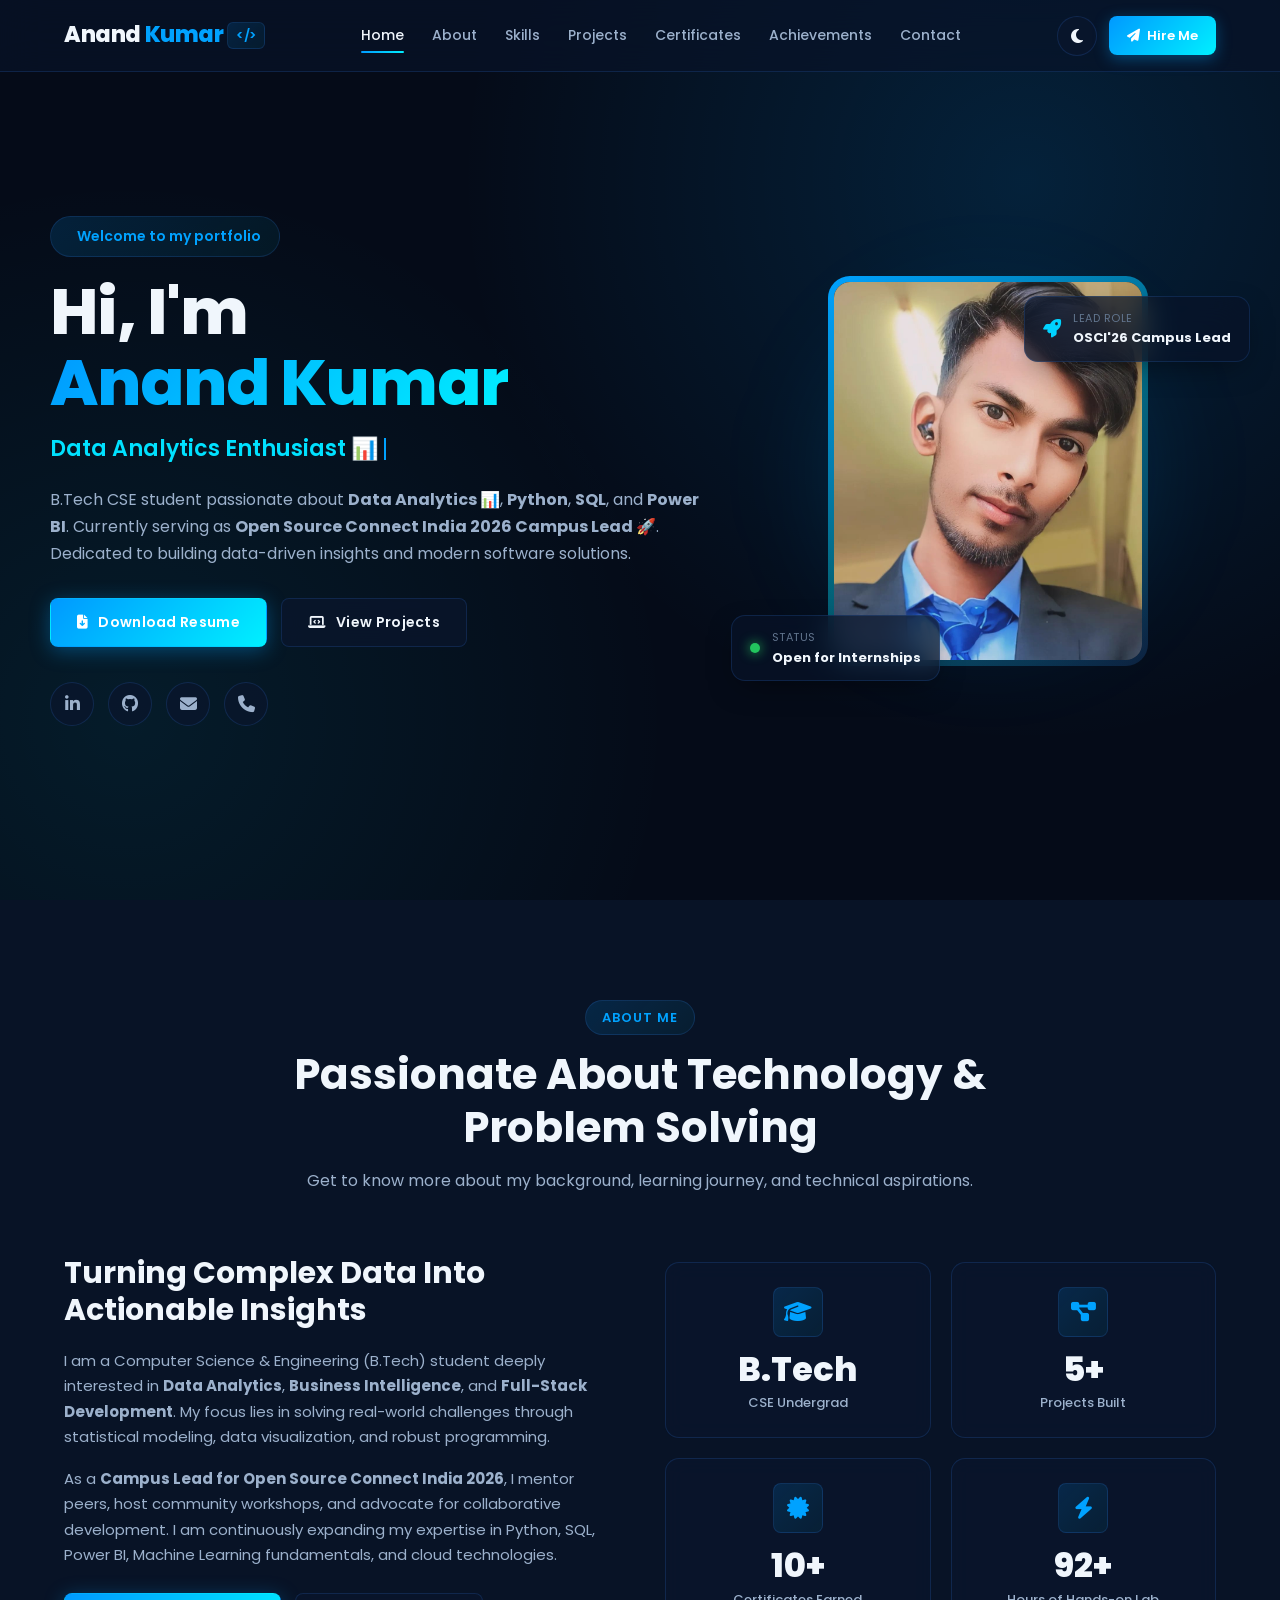
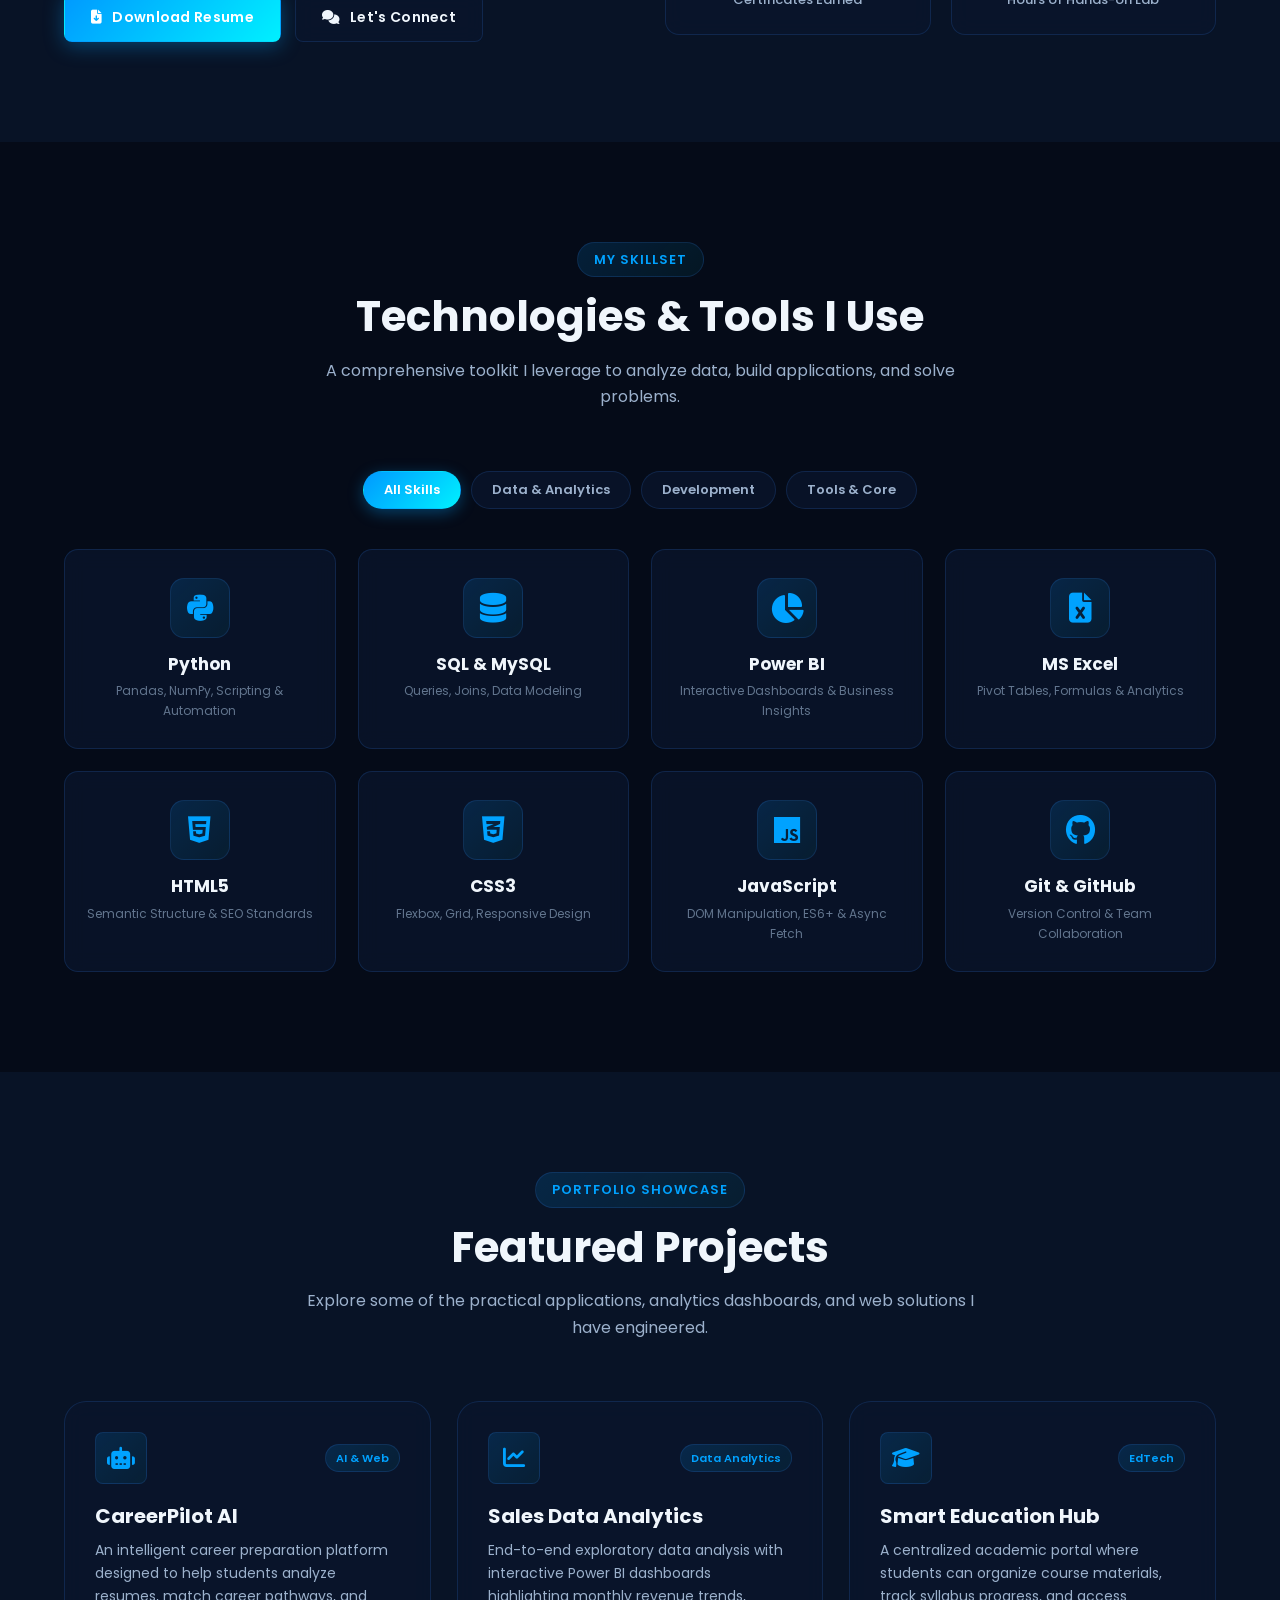
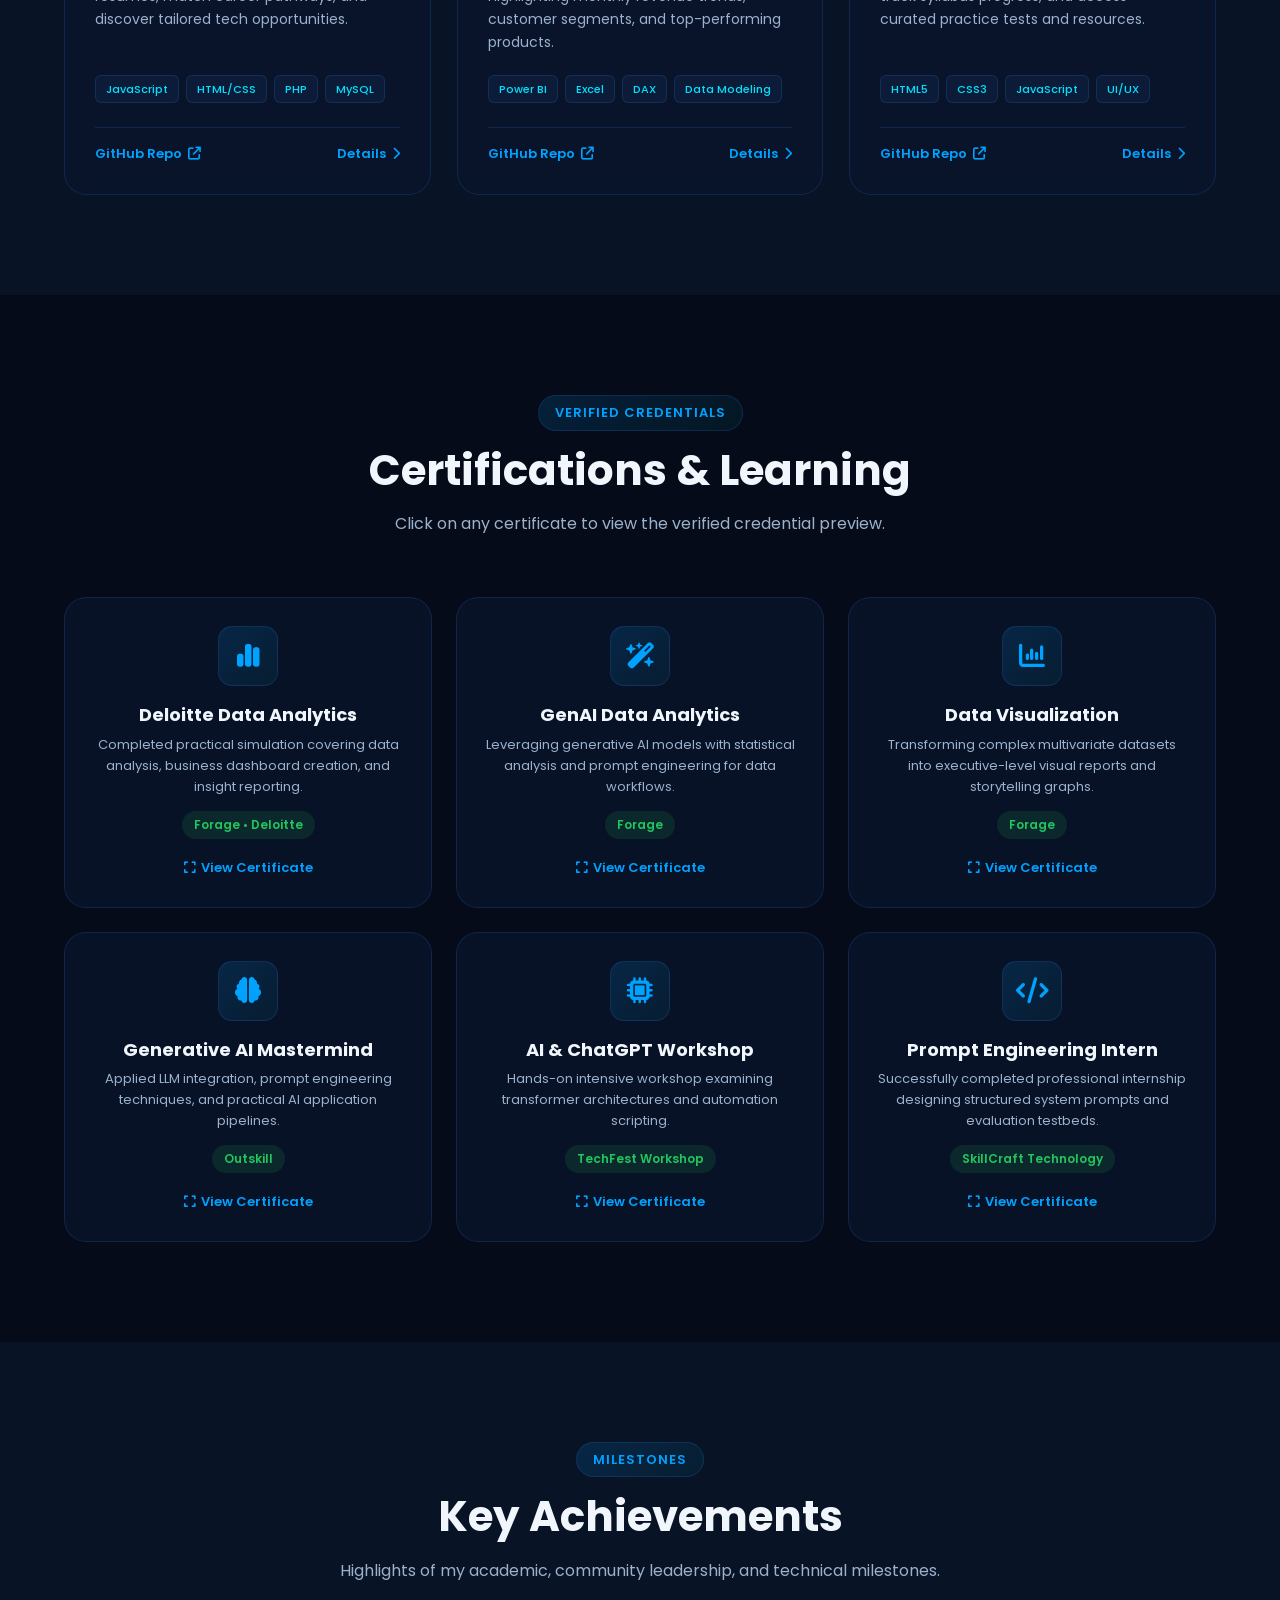
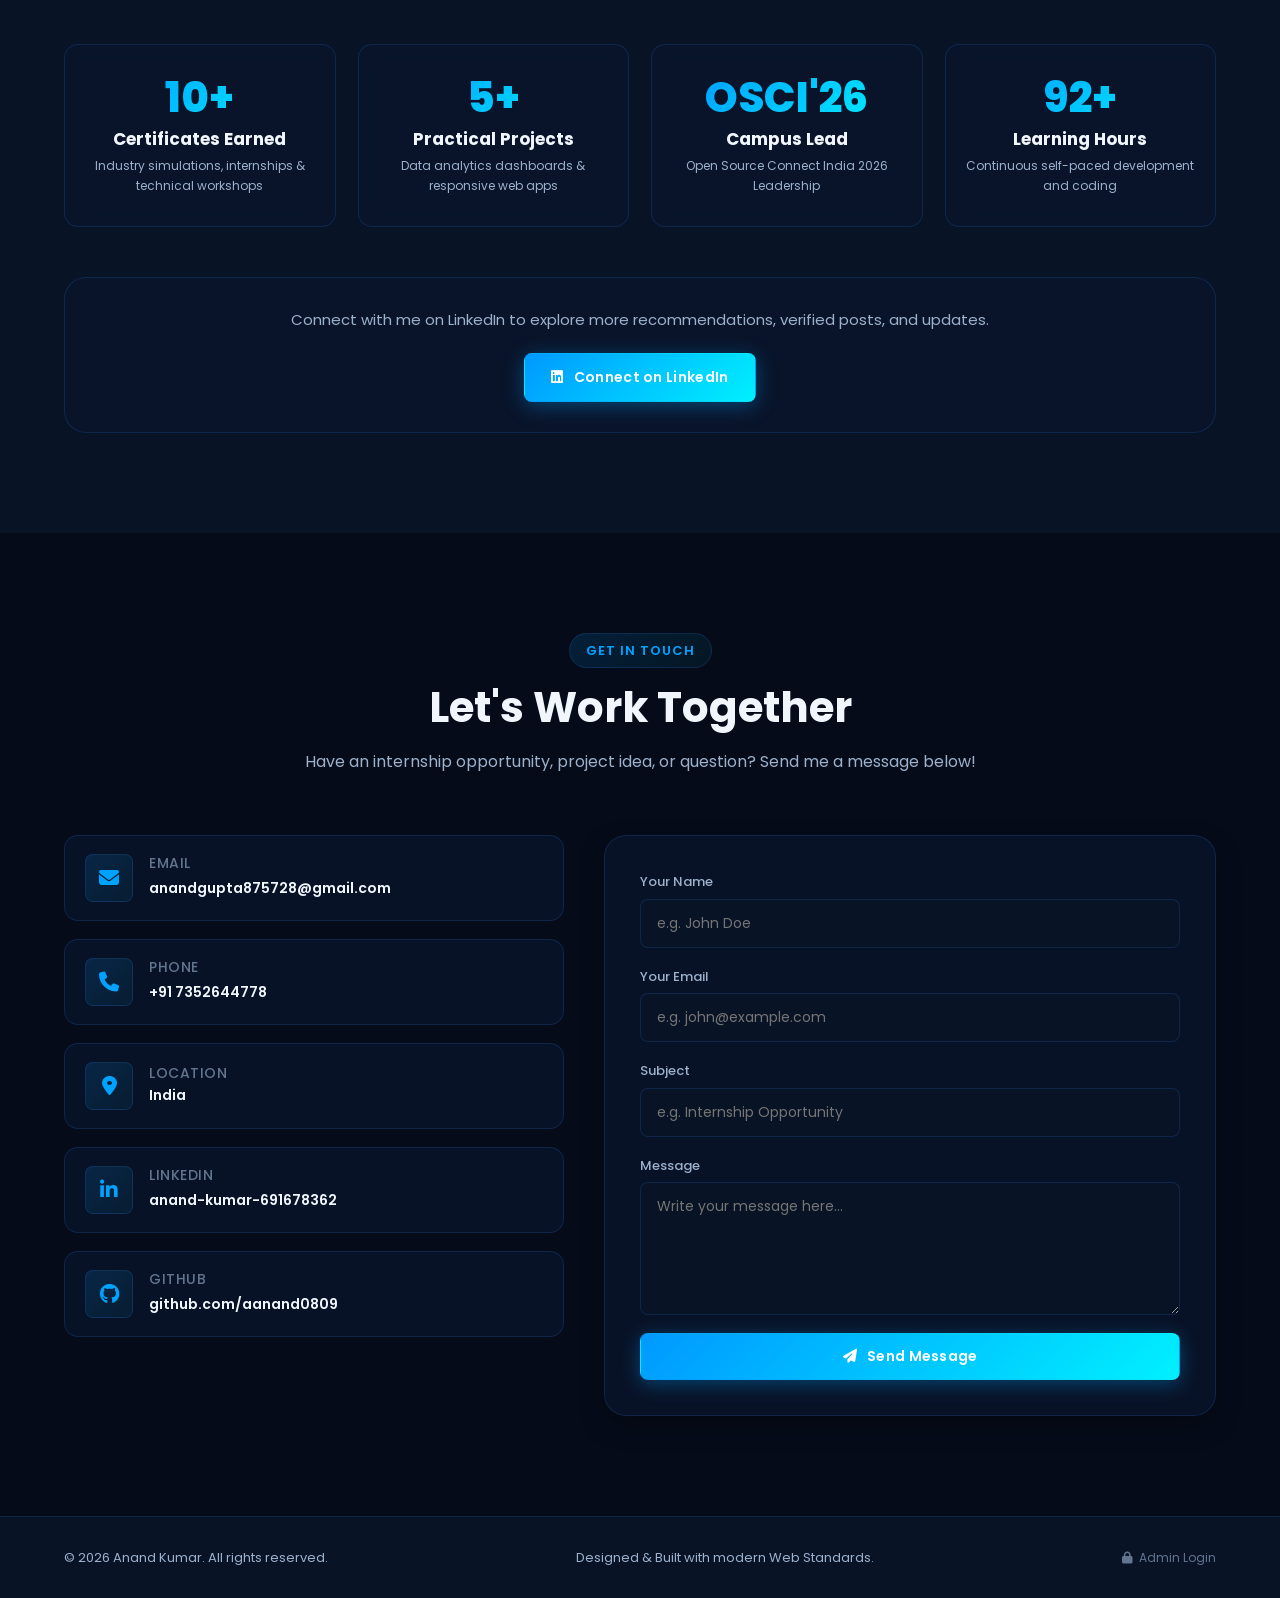
<file: index.html>
<!DOCTYPE html>
<html lang="en">

<head>
    <meta charset="UTF-8">
    <meta name="viewport" content="width=device-width, initial-scale=1.0">
    <meta name="description" content="Anand Kumar - B.Tech CSE Student, Data Analytics Enthusiast, Python & SQL Developer, and Campus Lead at Open Source Connect India 2026. Explore projects, certifications, and skills.">
    <meta name="keywords" content="Anand Kumar, Data Analytics, Python, SQL, Power BI, Web Development, Portfolio, CSE Student">
    <meta name="author" content="Anand Kumar">

    <!-- Open Graph / Social Meta Tags -->
    <meta property="og:title" content="Anand Kumar | Portfolio">
    <meta property="og:description" content="B.Tech CSE Student | Data Analytics Enthusiast | Python • SQL • Power BI | OSCI'26 Campus Lead">
    <meta property="og:image" content="images/profile.jpg">
    <meta property="og:type" content="website">

    <title>Anand Kumar | Portfolio</title>

    <!-- Google Fonts: Poppins -->
    <link rel="preconnect" href="https://fonts.googleapis.com">
    <link rel="preconnect" href="https://fonts.gstatic.com" crossorigin>
    <link href="https://fonts.googleapis.com/css2?family=Poppins:wght@300;400;500;600;700;800&display=swap" rel="stylesheet">

    <!-- Font Awesome 6 -->
    <link rel="stylesheet" href="https://cdnjs.cloudflare.com/ajax/libs/font-awesome/6.5.2/css/all.min.css">

    <!-- Stylesheet -->
    <link rel="stylesheet" href="css/style.css">
</head>

<body>

    <!-- ================= NAVBAR ================= -->
    <header class="header" id="header">
        <div class="container nav-container">
            <a href="#home" class="logo" aria-label="Anand Kumar Home">
                Anand <span>Kumar</span>
                <span class="logo-tag">&lt;/&gt;</span>
            </a>

            <nav class="navbar" id="navbar" aria-label="Main Navigation">
                <a href="#home" class="nav-link active">Home</a>
                <a href="#about" class="nav-link">About</a>
                <a href="#skills" class="nav-link">Skills</a>
                <a href="#projects" class="nav-link">Projects</a>
                <a href="#certificates" class="nav-link">Certificates</a>
                <a href="#achievements" class="nav-link">Achievements</a>
                <a href="#contact" class="nav-link">Contact</a>
            </nav>

            <div class="nav-actions">
                <!-- Dark / Light Theme Toggle -->
                <button id="themeToggle" class="theme-btn" title="Toggle Light/Dark Theme" aria-label="Toggle Theme">
                    <i class="fa-solid fa-moon" id="themeIcon"></i>
                </button>

                <!-- Hire Me Link -->
                <a href="#contact" class="hire-btn">
                    <i class="fa-solid fa-paper-plane"></i>
                    <span>Hire Me</span>
                </a>

                <!-- Mobile Hamburger Toggle -->
                <button class="menu-btn" id="menuBtn" title="Toggle Navigation Menu" aria-label="Toggle Navigation Menu">
                    <i class="fa-solid fa-bars" id="menuIcon"></i>
                </button>
            </div>
        </div>
    </header>

    <!-- Mobile Navigation Overlay Backdrop -->
    <div class="nav-overlay" id="navOverlay"></div>

    <!-- ================= MAIN CONTENT ================= -->
    <main>

        <!-- ================= HERO SECTION ================= -->
        <section id="home" class="hero">
            <div class="container hero-container">

                <!-- Left Content -->
                <div class="hero-content reveal">
                    <div class="hello-badge">
                        <i class="fa-solid fa-hand-wave"></i>
                        <span>Welcome to my portfolio</span>
                    </div>

                    <h1>
                        Hi, I'm <span class="highlight">Anand Kumar</span>
                    </h1>

                    <div class="hero-typewriter-wrapper">
                        <span id="typewriterText">Data Analytics Enthusiast</span>
                        <span class="typewriter-cursor"></span>
                    </div>

                    <p class="hero-bio">
                        B.Tech CSE student passionate about <strong>Data Analytics 📊</strong>, <strong>Python</strong>, <strong>SQL</strong>, and <strong>Power BI</strong>. Currently serving as <strong>Open Source Connect India 2026 Campus Lead 🚀</strong>. Dedicated to building data-driven insights and modern software solutions.
                    </p>

                    <!-- CTA Buttons -->
                    <div class="hero-buttons">
                        <a href="assets/Anand_Kumar_Resume.pdf" download="Anand_Kumar_Resume.pdf" target="_blank" id="resumeBtn" class="btn primary-btn">
                            <i class="fa-solid fa-file-arrow-down"></i>
                            <span>Download Resume</span>
                        </a>

                        <a href="#projects" class="btn secondary-btn">
                            <i class="fa-solid fa-laptop-code"></i>
                            <span>View Projects</span>
                        </a>
                    </div>

                    <!-- Social Icons -->
                    <div class="social-links">
                        <a href="https://www.linkedin.com/in/anand-kumar-691678362" target="_blank" rel="noopener noreferrer" class="social-link" title="LinkedIn Profile" aria-label="LinkedIn">
                            <i class="fa-brands fa-linkedin-in"></i>
                        </a>
                        <a href="https://github.com/aanand0809" target="_blank" rel="noopener noreferrer" class="social-link" title="GitHub Profile" aria-label="GitHub">
                            <i class="fa-brands fa-github"></i>
                        </a>
                        <a href="https://mail.google.com/mail/?view=cm&fs=1&to=anandgupta875728@gmail.com" target="_blank" rel="noopener noreferrer" class="social-link" title="Send Email" aria-label="Email">
                            <i class="fa-solid fa-envelope"></i>
                        </a>
                        <a href="tel:+917352644778" class="social-link" title="Call Me" aria-label="Phone">
                            <i class="fa-solid fa-phone"></i>
                        </a>
                    </div>
                </div>

                <!-- Right Profile Image -->
                <div class="hero-image-area reveal">
                    <div class="profile-backdrop-glow"></div>

                    <!-- Floating Badge: OSCI'26 Campus Lead -->
                    <div class="floating-badge badge-lead">
                        <i class="fa-solid fa-rocket" style="color: #00d2ff; font-size: 18px;"></i>
                        <div>
                            <div class="badge-text-title">Lead Role</div>
                            <div class="badge-text-val">OSCI'26 Campus Lead</div>
                        </div>
                    </div>

                    <!-- Profile Photo Frame -->
                    <div class="profile-wrapper">
                        <img src="images/profile.jpg" alt="Anand Kumar Profile" class="profile-image" loading="eager">
                    </div>

                    <!-- Floating Badge: Availability -->
                    <div class="floating-badge badge-availability">
                        <span class="status-indicator"></span>
                        <div>
                            <div class="badge-text-title">Status</div>
                            <div class="badge-text-val">Open for Internships</div>
                        </div>
                    </div>
                </div>

            </div>
        </section>

        <!-- ================= ABOUT SECTION ================= -->
        <section id="about" class="section about-section">
            <div class="container">
                <div class="section-heading reveal">
                    <span class="section-badge">About Me</span>
                    <h2>Passionate About Technology & Problem Solving</h2>
                    <p>Get to know more about my background, learning journey, and technical aspirations.</p>
                </div>

                <div class="about-content">
                    <div class="about-text reveal">
                        <h3>Turning Complex Data Into Actionable Insights</h3>
                        <p>
                            I am a Computer Science & Engineering (B.Tech) student deeply interested in <strong>Data Analytics</strong>, <strong>Business Intelligence</strong>, and <strong>Full-Stack Development</strong>. My focus lies in solving real-world challenges through statistical modeling, data visualization, and robust programming.
                        </p>
                        <p>
                            As a <strong>Campus Lead for Open Source Connect India 2026</strong>, I mentor peers, host community workshops, and advocate for collaborative development. I am continuously expanding my expertise in Python, SQL, Power BI, Machine Learning fundamentals, and cloud technologies.
                        </p>

                        <div class="about-cta">
                            <a href="assets/Anand_Kumar_Resume.pdf" download="Anand_Kumar_Resume.pdf" target="_blank" class="btn primary-btn">
                                <i class="fa-solid fa-file-arrow-down"></i>
                                <span>Download Resume</span>
                            </a>
                            <a href="#contact" class="btn secondary-btn">
                                <i class="fa-solid fa-comments"></i>
                                <span>Let's Connect</span>
                            </a>
                        </div>
                    </div>

                    <div class="about-stats reveal">
                        <div class="stat-card">
                            <div class="stat-icon"><i class="fa-solid fa-graduation-cap"></i></div>
                            <div class="stat-number">B.Tech</div>
                            <div class="stat-label">CSE Undergrad</div>
                        </div>

                        <div class="stat-card">
                            <div class="stat-icon"><i class="fa-solid fa-diagram-project"></i></div>
                            <div class="stat-number count-up" data-target="5">5+</div>
                            <div class="stat-label">Projects Built</div>
                        </div>

                        <div class="stat-card">
                            <div class="stat-icon"><i class="fa-solid fa-certificate"></i></div>
                            <div class="stat-number count-up" data-target="10">10+</div>
                            <div class="stat-label">Certificates Earned</div>
                        </div>

                        <div class="stat-card">
                            <div class="stat-icon"><i class="fa-solid fa-bolt"></i></div>
                            <div class="stat-number count-up" data-target="100">100+</div>
                            <div class="stat-label">Hours of Hands-on Lab</div>
                        </div>
                    </div>
                </div>
            </div>
        </section>

        <!-- ================= SKILLS SECTION ================= -->
        <section id="skills" class="section skills-section">
            <div class="container">
                <div class="section-heading reveal">
                    <span class="section-badge">My Skillset</span>
                    <h2>Technologies & Tools I Use</h2>
                    <p>A comprehensive toolkit I leverage to analyze data, build applications, and solve problems.</p>
                </div>

                <!-- Skill Filter Tabs -->
                <div class="skills-filter reveal">
                    <button class="filter-btn active" data-filter="all">All Skills</button>
                    <button class="filter-btn" data-filter="data">Data & Analytics</button>
                    <button class="filter-btn" data-filter="dev">Development</button>
                    <button class="filter-btn" data-filter="tools">Tools & Core</button>
                </div>

                <div class="skills-grid">
                    <!-- Python -->
                    <div class="skill-card reveal" data-category="data dev">
                        <div class="skill-icon-wrapper"><i class="fa-brands fa-python"></i></div>
                        <h3>Python</h3>
                        <p>Pandas, NumPy, Scripting & Automation</p>
                    </div>

                    <!-- MySQL -->
                    <div class="skill-card reveal" data-category="data dev">
                        <div class="skill-icon-wrapper"><i class="fa-solid fa-database"></i></div>
                        <h3>SQL & MySQL</h3>
                        <p>Queries, Joins, Data Modeling</p>
                    </div>

                    <!-- Power BI -->
                    <div class="skill-card reveal" data-category="data">
                        <div class="skill-icon-wrapper"><i class="fa-solid fa-chart-pie"></i></div>
                        <h3>Power BI</h3>
                        <p>Interactive Dashboards & Business Insights</p>
                    </div>

                    <!-- Excel -->
                    <div class="skill-card reveal" data-category="data">
                        <div class="skill-icon-wrapper"><i class="fa-solid fa-file-excel"></i></div>
                        <h3>MS Excel</h3>
                        <p>Pivot Tables, Formulas & Analytics</p>
                    </div>

                    <!-- HTML5 -->
                    <div class="skill-card reveal" data-category="dev">
                        <div class="skill-icon-wrapper"><i class="fa-brands fa-html5"></i></div>
                        <h3>HTML5</h3>
                        <p>Semantic Structure & SEO Standards</p>
                    </div>

                    <!-- CSS3 -->
                    <div class="skill-card reveal" data-category="dev">
                        <div class="skill-icon-wrapper"><i class="fa-brands fa-css3-alt"></i></div>
                        <h3>CSS3</h3>
                        <p>Flexbox, Grid, Responsive Design</p>
                    </div>

                    <!-- JavaScript -->
                    <div class="skill-card reveal" data-category="dev">
                        <div class="skill-icon-wrapper"><i class="fa-brands fa-js"></i></div>
                        <h3>JavaScript</h3>
                        <p>DOM Manipulation, ES6+ & Async Fetch</p>
                    </div>

                    <!-- Git & GitHub -->
                    <div class="skill-card reveal" data-category="tools">
                        <div class="skill-icon-wrapper"><i class="fa-brands fa-github"></i></div>
                        <h3>Git & GitHub</h3>
                        <p>Version Control & Team Collaboration</p>
                    </div>
                </div>
            </div>
        </section>

        <!-- ================= PROJECTS SECTION ================= -->
        <section id="projects" class="section projects-section">
            <div class="container">
                <div class="section-heading reveal">
                    <span class="section-badge">Portfolio Showcase</span>
                    <h2>Featured Projects</h2>
                    <p>Explore some of the practical applications, analytics dashboards, and web solutions I have engineered.</p>
                </div>

                <div class="projects-grid">
                    <!-- Project 1: CareerPilot AI -->
                    <article class="project-card reveal">
                        <div>
                            <div class="project-header">
                                <div class="project-icon"><i class="fa-solid fa-robot"></i></div>
                                <span class="project-badge">AI & Web</span>
                            </div>
                            <h3>CareerPilot AI</h3>
                            <p>
                                An intelligent career preparation platform designed to help students analyze resumes, match career pathways, and discover tailored tech opportunities.
                            </p>
                        </div>
                        <div>
                            <div class="project-tech">
                                <span class="tech-tag">JavaScript</span>
                                <span class="tech-tag">HTML/CSS</span>
                                <span class="tech-tag">PHP</span>
                                <span class="tech-tag">MySQL</span>
                            </div>
                            <div class="project-actions">
                                <a href="https://github.com/aanand0809" target="_blank" rel="noopener noreferrer" class="project-link">
                                    <span>GitHub Repo</span>
                                    <i class="fa-solid fa-arrow-up-right-from-square"></i>
                                </a>
                                <a href="#contact" class="project-link">
                                    <span>Details</span>
                                    <i class="fa-solid fa-chevron-right"></i>
                                </a>
                            </div>
                        </div>
                    </article>

                    <!-- Project 2: Sales Data Analysis -->
                    <article class="project-card reveal">
                        <div>
                            <div class="project-header">
                                <div class="project-icon"><i class="fa-solid fa-chart-line"></i></div>
                                <span class="project-badge">Data Analytics</span>
                            </div>
                            <h3>Sales Data Analytics</h3>
                            <p>
                                End-to-end exploratory data analysis with interactive Power BI dashboards highlighting monthly revenue trends, customer segments, and top-performing products.
                            </p>
                        </div>
                        <div>
                            <div class="project-tech">
                                <span class="tech-tag">Power BI</span>
                                <span class="tech-tag">Excel</span>
                                <span class="tech-tag">DAX</span>
                                <span class="tech-tag">Data Modeling</span>
                            </div>
                            <div class="project-actions">
                                <a href="https://github.com/aanand0809" target="_blank" rel="noopener noreferrer" class="project-link">
                                    <span>GitHub Repo</span>
                                    <i class="fa-solid fa-arrow-up-right-from-square"></i>
                                </a>
                                <a href="#contact" class="project-link">
                                    <span>Details</span>
                                    <i class="fa-solid fa-chevron-right"></i>
                                </a>
                            </div>
                        </div>
                    </article>

                    <!-- Project 3: Education Platform Concept -->
                    <article class="project-card reveal">
                        <div>
                            <div class="project-header">
                                <div class="project-icon"><i class="fa-solid fa-graduation-cap"></i></div>
                                <span class="project-badge">EdTech</span>
                            </div>
                            <h3>Smart Education Hub</h3>
                            <p>
                                A centralized academic portal where students can organize course materials, track syllabus progress, and access curated practice tests and resources.
                            </p>
                        </div>
                        <div>
                            <div class="project-tech">
                                <span class="tech-tag">HTML5</span>
                                <span class="tech-tag">CSS3</span>
                                <span class="tech-tag">JavaScript</span>
                                <span class="tech-tag">UI/UX</span>
                            </div>
                            <div class="project-actions">
                                <a href="https://github.com/aanand0809" target="_blank" rel="noopener noreferrer" class="project-link">
                                    <span>GitHub Repo</span>
                                    <i class="fa-solid fa-arrow-up-right-from-square"></i>
                                </a>
                                <a href="#contact" class="project-link">
                                    <span>Details</span>
                                    <i class="fa-solid fa-chevron-right"></i>
                                </a>
                            </div>
                        </div>
                    </article>
                </div>
            </div>
        </section>

        <!-- ================= CERTIFICATES SECTION ================= -->
        <section id="certificates" class="section certificates-section">
            <div class="container">
                <div class="section-heading reveal">
                    <span class="section-badge">Verified Credentials</span>
                    <h2>Certifications & Learning</h2>
                    <p>Click on any certificate to view the verified credential preview.</p>
                </div>

                <div class="certificate-grid">
                    <!-- Certificate 1 -->
                    <div class="certificate-card reveal" data-cert="images/certificate1.jpg" data-title="Deloitte Australia - Data Analytics Simulation" data-issuer="Forage / Deloitte">
                        <div class="certificate-icon"><i class="fa-solid fa-chart-simple"></i></div>
                        <h3>Deloitte Data Analytics</h3>
                        <p>Completed practical simulation covering data analysis, business dashboard creation, and insight reporting.</p>
                        <span class="cert-issuer">Forage • Deloitte</span>
                        <div class="cert-view-btn">
                            <i class="fa-solid fa-expand"></i>
                            <span>View Certificate</span>
                        </div>
                    </div>

                    <!-- Certificate 2 -->
                    <div class="certificate-card reveal" data-cert="images/certificate2.jpg" data-title="GenAI Powered Data Analytics" data-issuer="Forage">
                        <div class="certificate-icon"><i class="fa-solid fa-wand-magic-sparkles"></i></div>
                        <h3>GenAI Data Analytics</h3>
                        <p>Leveraging generative AI models with statistical analysis and prompt engineering for data workflows.</p>
                        <span class="cert-issuer">Forage</span>
                        <div class="cert-view-btn">
                            <i class="fa-solid fa-expand"></i>
                            <span>View Certificate</span>
                        </div>
                    </div>

                    <!-- Certificate 3 -->
                    <div class="certificate-card reveal" data-cert="images/certificate3.jpg" data-title="Data Visualization Simulation" data-issuer="Forage">
                        <div class="certificate-icon"><i class="fa-solid fa-chart-column"></i></div>
                        <h3>Data Visualization</h3>
                        <p>Transforming complex multivariate datasets into executive-level visual reports and storytelling graphs.</p>
                        <span class="cert-issuer">Forage</span>
                        <div class="cert-view-btn">
                            <i class="fa-solid fa-expand"></i>
                            <span>View Certificate</span>
                        </div>
                    </div>

                    <!-- Certificate 4 -->
                    <div class="certificate-card reveal" data-cert="images/certificate4.jpg" data-title="Generative AI Mastermind" data-issuer="Outskill">
                        <div class="certificate-icon"><i class="fa-solid fa-brain"></i></div>
                        <h3>Generative AI Mastermind</h3>
                        <p>Applied LLM integration, prompt engineering techniques, and practical AI application pipelines.</p>
                        <span class="cert-issuer">Outskill</span>
                        <div class="cert-view-btn">
                            <i class="fa-solid fa-expand"></i>
                            <span>View Certificate</span>
                        </div>
                    </div>

                    <!-- Certificate 5 -->
                    <div class="certificate-card reveal" data-cert="images/certificate5.jpg" data-title="Getting Started with AI & ChatGPT" data-issuer="TechFest Workshop">
                        <div class="certificate-icon"><i class="fa-solid fa-microchip"></i></div>
                        <h3>AI & ChatGPT Workshop</h3>
                        <p>Hands-on intensive workshop examining transformer architectures and automation scripting.</p>
                        <span class="cert-issuer">TechFest Workshop</span>
                        <div class="cert-view-btn">
                            <i class="fa-solid fa-expand"></i>
                            <span>View Certificate</span>
                        </div>
                    </div>

                    <!-- Certificate 6 -->
                    <div class="certificate-card reveal" data-cert="images/certificate6.jpg" data-title="Prompt Engineering Internship" data-issuer="SkillCraft Technology">
                        <div class="certificate-icon"><i class="fa-solid fa-code"></i></div>
                        <h3>Prompt Engineering Intern</h3>
                        <p>Successfully completed professional internship designing structured system prompts and evaluation testbeds.</p>
                        <span class="cert-issuer">SkillCraft Technology</span>
                        <div class="cert-view-btn">
                            <i class="fa-solid fa-expand"></i>
                            <span>View Certificate</span>
                        </div>
                    </div>
                </div>
            </div>
        </section>

        <!-- ================= ACHIEVEMENTS SECTION ================= -->
        <section id="achievements" class="section achievements-section">
            <div class="container">
                <div class="section-heading reveal">
                    <span class="section-badge">Milestones</span>
                    <h2>Key Achievements</h2>
                    <p>Highlights of my academic, community leadership, and technical milestones.</p>
                </div>

                <div class="achievement-grid">
                    <div class="achievement-card reveal">
                        <div class="achievement-number count-up" data-target="10">10+</div>
                        <h3>Certificates Earned</h3>
                        <p>Industry simulations, internships & technical workshops</p>
                    </div>

                    <div class="achievement-card reveal">
                        <div class="achievement-number count-up" data-target="5">5+</div>
                        <h3>Practical Projects</h3>
                        <p>Data analytics dashboards & responsive web apps</p>
                    </div>

                    <div class="achievement-card reveal">
                        <div class="achievement-number">OSCI'26</div>
                        <h3>Campus Lead</h3>
                        <p>Open Source Connect India 2026 Leadership</p>
                    </div>

                    <div class="achievement-card reveal">
                        <div class="achievement-number count-up" data-target="100">100+</div>
                        <h3>Learning Hours</h3>
                        <p>Continuous self-paced development and coding</p>
                    </div>
                </div>

                <div class="achievement-more reveal">
                    <p>Connect with me on LinkedIn to explore more recommendations, verified posts, and updates.</p>
                    <a href="https://www.linkedin.com/in/anand-kumar-691678362" target="_blank" rel="noopener noreferrer" class="btn primary-btn">
                        <i class="fa-brands fa-linkedin"></i>
                        <span>Connect on LinkedIn</span>
                    </a>
                </div>
            </div>
        </section>

        <!-- ================= CONTACT SECTION ================= -->
        <section id="contact" class="section contact-section">
            <div class="container">
                <div class="section-heading reveal">
                    <span class="section-badge">Get In Touch</span>
                    <h2>Let's Work Together</h2>
                    <p>Have an internship opportunity, project idea, or question? Send me a message below!</p>
                </div>

                <div class="contact-content">
                    <!-- Contact Information Cards -->
                    <div class="contact-info-list reveal">
                        <div class="contact-card">
                            <div class="contact-card-icon"><i class="fa-solid fa-envelope"></i></div>
                            <div class="contact-card-details">
                                <h3>Email</h3>
                                <a href="mailto:anandgupta875728@gmail.com">anandgupta875728@gmail.com</a>
                            </div>
                        </div>

                        <div class="contact-card">
                            <div class="contact-card-icon"><i class="fa-solid fa-phone"></i></div>
                            <div class="contact-card-details">
                                <h3>Phone</h3>
                                <a href="tel:+917352644778">+91 7352644778</a>
                            </div>
                        </div>

                        <div class="contact-card">
                            <div class="contact-card-icon"><i class="fa-solid fa-location-dot"></i></div>
                            <div class="contact-card-details">
                                <h3>Location</h3>
                                <p>India</p>
                            </div>
                        </div>

                        <div class="contact-card">
                            <div class="contact-card-icon"><i class="fa-brands fa-linkedin-in"></i></div>
                            <div class="contact-card-details">
                                <h3>LinkedIn</h3>
                                <a href="https://www.linkedin.com/in/anand-kumar-691678362" target="_blank" rel="noopener noreferrer">anand-kumar-691678362</a>
                            </div>
                        </div>

                        <div class="contact-card">
                            <div class="contact-card-icon"><i class="fa-brands fa-github"></i></div>
                            <div class="contact-card-details">
                                <h3>GitHub</h3>
                                <a href="https://github.com/aanand0809" target="_blank" rel="noopener noreferrer">github.com/aanand0809</a>
                            </div>
                        </div>
                    </div>

                    <!-- Contact Form -->
                    <div class="contact-form-wrapper reveal">
                        <!-- Inline Toast Notification for feedback -->
                        <div class="form-toast" id="formToast" role="alert">
                            <i class="fa-solid fa-circle-check" id="toastIcon"></i>
                            <span id="toastMessage">Your message has been sent successfully!</span>
                        </div>

                        <form id="contact-form" class="contact-form" action="https://formsubmit.co/anandgupta875728@gmail.com" method="POST">
                            <!-- FormSubmit Config for Direct Email Delivery -->
                            <input type="hidden" name="_template" value="table">
                            <input type="hidden" name="_captcha" value="false">
                            <input type="hidden" name="_subject" id="formSubmitSubject" value="New Portfolio Message">
                            <input type="hidden" name="_autoresponse" value="Thank you for reaching out to Anand Kumar! I have received your message and will respond shortly.">

                            <div class="form-group">
                                <label for="name">Your Name</label>
                                <input type="text" id="name" name="name" class="form-control" placeholder="e.g. John Doe" required>
                            </div>

                            <div class="form-group">
                                <label for="email">Your Email</label>
                                <input type="email" id="email" name="email" class="form-control" placeholder="e.g. john@example.com" required>
                            </div>

                            <div class="form-group">
                                <label for="subject">Subject</label>
                                <input type="text" id="subject" name="subject" class="form-control" placeholder="e.g. Internship Opportunity" required>
                            </div>

                            <div class="form-group">
                                <label for="message">Message</label>
                                <textarea id="message" name="message" class="form-control" rows="5" placeholder="Write your message here..." required></textarea>
                            </div>

                            <button type="submit" id="submitBtn" class="btn primary-btn" style="width: 100%;">
                                <i class="fa-solid fa-paper-plane"></i>
                                <span>Send Message</span>
                            </button>
                        </form>
                    </div>
                </div>
            </div>
        </section>

    </main>

    <!-- ================= FOOTER ================= -->
    <footer class="footer">
        <div class="container footer-content">
            <p>© 2026 Anand Kumar. All rights reserved.</p>
            <p>Designed & Built with modern Web Standards.</p>
            <a href="admin/login.html" class="footer-admin">
                <i class="fa-solid fa-lock"></i>
                <span>Admin Login</span>
            </a>
        </div>
    </footer>

    <!-- ================= CERTIFICATE LIGHTBOX MODAL ================= -->
    <div class="cert-modal" id="certModal" aria-hidden="true" role="dialog">
        <div class="cert-modal-content">
            <div class="cert-modal-header">
                <h3 id="certModalTitle">Certificate Preview</h3>
                <button class="cert-modal-close" id="certModalClose" aria-label="Close certificate preview">
                    <i class="fa-solid fa-xmark"></i>
                </button>
            </div>
            <div class="cert-modal-body">
                <img id="certModalImg" src="images/certificate1.jpg" alt="Certificate Preview">
            </div>
            <div class="cert-modal-footer">
                <span id="certModalIssuer" class="cert-issuer">Forage</span>
                <a id="certModalDownload" href="images/certificate1.jpg" target="_blank" rel="noopener noreferrer" class="btn secondary-btn" style="padding: 6px 14px; font-size: 12px;">
                    <i class="fa-solid fa-arrow-up-right-from-square"></i>
                    <span>Open High-Res</span>
                </a>
            </div>
        </div>
    </div>

    <!-- ================= BACK TO TOP BUTTON ================= -->
    <button id="backToTop" class="back-to-top" title="Scroll to top" aria-label="Back to top">
        <i class="fa-solid fa-arrow-up"></i>
    </button>

    <!-- JavaScript File -->
    <script src="js/script.js"></script>

</body>

</html>
</file>
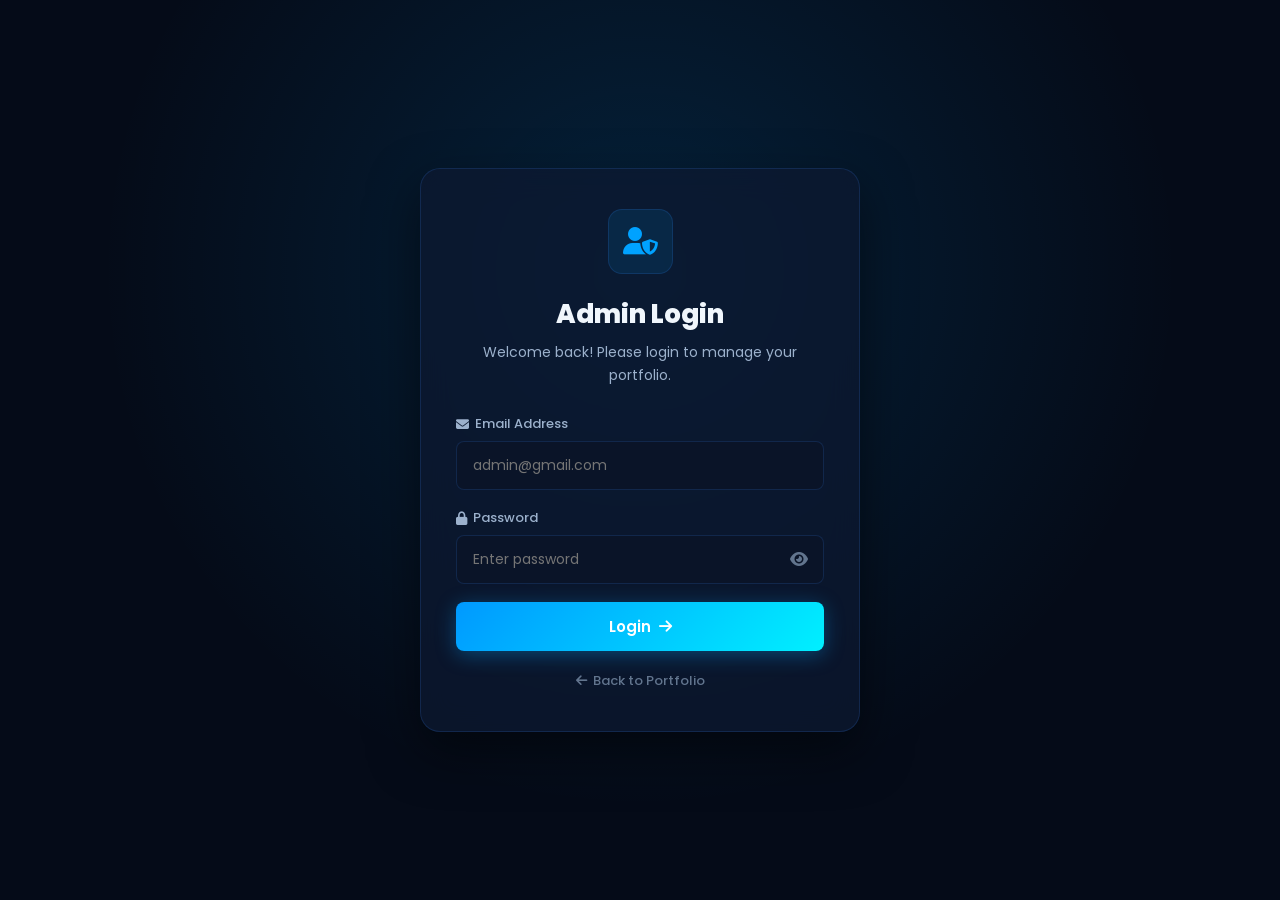
<file: admin/login.html>
<!DOCTYPE html>
<html lang="en">

<head>
    <meta charset="UTF-8">
    <meta name="viewport" content="width=device-width, initial-scale=1.0">
    <title>Admin Login | Anand Kumar</title>

    <!-- Google Font -->
    <link rel="preconnect" href="https://fonts.googleapis.com">
    <link rel="preconnect" href="https://fonts.gstatic.com" crossorigin>
    <link href="https://fonts.googleapis.com/css2?family=Poppins:wght@400;500;600;700;800&display=swap" rel="stylesheet">

    <!-- Font Awesome -->
    <link rel="stylesheet" href="https://cdnjs.cloudflare.com/ajax/libs/font-awesome/6.5.2/css/all.min.css">

    <!-- Admin CSS -->
    <link rel="stylesheet" href="admin.css">
</head>

<body>

    <div class="login-container">
        <div class="login-card">
            <!-- Logo -->
            <div class="admin-logo">
                <i class="fa-solid fa-user-shield"></i>
            </div>

            <h1>Admin Login</h1>
            <p class="subtitle">
                Welcome back! Please login to manage your portfolio.
            </p>

            <!-- Login Message -->
            <div id="loginMessage" class="login-message" style="display: none;"></div>

            <!-- Login Form -->
            <form id="adminLoginForm" action="auth.php" method="POST">
                <!-- Email -->
                <div class="input-group">
                    <label for="email">
                        <i class="fa-solid fa-envelope"></i>
                        Email Address
                    </label>
                    <input type="email" id="email" name="email" placeholder="admin@gmail.com" required autocomplete="email">
                </div>

                <!-- Password -->
                <div class="input-group">
                    <label for="password">
                        <i class="fa-solid fa-lock"></i>
                        Password
                    </label>
                    <div class="password-box">
                        <input type="password" id="password" name="password" placeholder="Enter password" required autocomplete="current-password">
                        <button type="button" id="togglePassword" class="toggle-password" title="Toggle password visibility">
                            <i class="fa-solid fa-eye" id="toggleIcon"></i>
                        </button>
                    </div>
                </div>

                <!-- Login Button -->
                <button type="submit" class="login-btn" id="loginBtn">
                    <span>Login</span>
                    <i class="fa-solid fa-arrow-right"></i>
                </button>
            </form>

            <!-- Back to Portfolio -->
            <a href="../index.html" class="back-link">
                <i class="fa-solid fa-arrow-left"></i>
                <span>Back to Portfolio</span>
            </a>
        </div>
    </div>

    <!-- Admin JavaScript -->
    <script src="admin.js"></script>

</body>

</html>
</file>
<file: css/style.css>
/* =========================================================
   ANAND KUMAR - PORTFOLIO DESIGN SYSTEM
   Modern, Ultra-Responsive (Mobile, Tablet, Laptop, Desktop)
   ========================================================= */

/* --- CSS VARIABLES & THEME TOKENS --- */
:root {
    /* Color Palette - Dark Mode (Default) */
    --bg-primary: #050b18;
    --bg-secondary: #081326;
    --bg-tertiary: #0c1c38;
    --bg-card: rgba(10, 22, 45, 0.75);
    --bg-card-hover: rgba(16, 34, 70, 0.9);
    --bg-glass: rgba(8, 19, 40, 0.7);
    
    --accent-primary: #00a2ff;
    --accent-secondary: #00e1ff;
    --accent-hover: #0084d6;
    --accent-glow: rgba(0, 162, 255, 0.35);
    --accent-gradient: linear-gradient(135deg, #0099ff 0%, #00f0ff 100%);
    --accent-gradient-subtle: linear-gradient(135deg, rgba(0, 153, 255, 0.15) 0%, rgba(0, 240, 255, 0.05) 100%);
    
    --text-primary: #f0f6fc;
    --text-secondary: #9cb1cc;
    --text-muted: #62758e;
    
    --border-color: rgba(56, 139, 253, 0.16);
    --border-hover: rgba(0, 162, 255, 0.45);
    
    --success: #22c55e;
    --success-bg: rgba(34, 197, 94, 0.12);
    --warning: #f59e0b;
    --error: #ef4444;
    --error-bg: rgba(239, 68, 68, 0.12);
    
    --card-shadow: 0 10px 30px -10px rgba(0, 0, 0, 0.5);
    --card-shadow-hover: 0 20px 40px -10px rgba(0, 162, 255, 0.2);
    
    --navbar-height: 72px;
    --border-radius-sm: 8px;
    --border-radius-md: 14px;
    --border-radius-lg: 22px;
    --border-radius-full: 9999px;
    
    --transition-fast: 0.2s ease;
    --transition-normal: 0.3s cubic-bezier(0.4, 0, 0.2, 1);
    --transition-slow: 0.5s cubic-bezier(0.4, 0, 0.2, 1);
}

/* Light Theme Variables */
body.light-mode {
    --bg-primary: #f4f7fb;
    --bg-secondary: #ffffff;
    --bg-tertiary: #e9f0f8;
    --bg-card: rgba(255, 255, 255, 0.9);
    --bg-card-hover: #ffffff;
    --bg-glass: rgba(255, 255, 255, 0.85);
    
    --accent-primary: #0077ee;
    --accent-secondary: #00b4d8;
    --accent-hover: #005fbe;
    --accent-glow: rgba(0, 119, 238, 0.25);
    --accent-gradient: linear-gradient(135deg, #0077ee 0%, #00b4d8 100%);
    --accent-gradient-subtle: linear-gradient(135deg, rgba(0, 119, 238, 0.1) 0%, rgba(0, 180, 216, 0.05) 100%);
    
    --text-primary: #0f172a;
    --text-secondary: #475569;
    --text-muted: #8b9bb0;
    
    --border-color: rgba(0, 119, 238, 0.12);
    --border-hover: rgba(0, 119, 238, 0.35);
    
    --card-shadow: 0 10px 25px -5px rgba(0, 0, 0, 0.06);
    --card-shadow-hover: 0 20px 35px -10px rgba(0, 119, 238, 0.15);
}

/* =========================
   BASE & RESET
========================= */
*, *::before, *::after {
    margin: 0;
    padding: 0;
    box-sizing: border-box;
}

html {
    scroll-behavior: smooth;
    scroll-padding-top: calc(var(--navbar-height) + 20px);
    -webkit-text-size-adjust: 100%;
}

body {
    font-family: 'Poppins', -apple-system, BlinkMacSystemFont, 'Segoe UI', Roboto, Oxygen, Ubuntu, Cantarell, sans-serif;
    background-color: var(--bg-primary);
    color: var(--text-primary);
    line-height: 1.65;
    overflow-x: hidden;
    transition: background-color var(--transition-slow), color var(--transition-slow);
    min-height: 100vh;
    display: flex;
    flex-direction: column;
}

body.menu-open {
    overflow: hidden;
}

main {
    flex: 1 0 auto;
}

a {
    text-decoration: none;
    color: inherit;
    transition: color var(--transition-fast);
}

button {
    font-family: inherit;
    cursor: pointer;
    border: none;
    outline: none;
    background: none;
}

img {
    max-width: 100%;
    height: auto;
    display: block;
}

.container {
    width: 90%;
    max-width: 1200px;
    margin: 0 auto;
}

/* =========================
   TYPOGRAPHY & UTILITIES
========================= */
h1, h2, h3, h4, h5, h6 {
    color: var(--text-primary);
    font-weight: 700;
    line-height: 1.25;
}

.highlight {
    background: var(--accent-gradient);
    -webkit-background-clip: text;
    -webkit-text-fill-color: transparent;
    background-clip: text;
    display: inline-block;
}

/* Section Headings */
.section {
    padding: 100px 0;
    position: relative;
}

.section-heading {
    text-align: center;
    max-width: 700px;
    margin: 0 auto 60px;
}

.section-badge {
    display: inline-flex;
    align-items: center;
    gap: 6px;
    padding: 6px 16px;
    margin-bottom: 14px;
    border-radius: var(--border-radius-full);
    background: var(--accent-gradient-subtle);
    border: 1px solid var(--border-color);
    color: var(--accent-primary);
    font-size: 13px;
    font-weight: 600;
    text-transform: uppercase;
    letter-spacing: 1px;
}

.section-heading h2 {
    font-size: clamp(28px, 4vw, 42px);
    margin-bottom: 14px;
}

.section-heading p {
    color: var(--text-secondary);
    font-size: clamp(14px, 1.8vw, 16px);
}

/* Buttons */
.btn {
    display: inline-flex;
    align-items: center;
    justify-content: center;
    gap: 10px;
    padding: 12px 26px;
    border-radius: var(--border-radius-sm);
    font-size: 14px;
    font-weight: 600;
    letter-spacing: 0.3px;
    transition: all var(--transition-normal);
    position: relative;
    overflow: hidden;
    z-index: 1;
}

.primary-btn {
    background: var(--accent-gradient);
    color: #ffffff !important;
    box-shadow: 0 4px 20px var(--accent-glow);
    border: 1px solid transparent;
}

.primary-btn:hover {
    transform: translateY(-3px);
    box-shadow: 0 8px 30px rgba(0, 162, 255, 0.45);
}

.primary-btn:active {
    transform: translateY(-1px);
}

.secondary-btn {
    background: var(--bg-card);
    color: var(--text-primary) !important;
    border: 1px solid var(--border-color);
    backdrop-filter: blur(10px);
}

.secondary-btn:hover {
    border-color: var(--accent-primary);
    background: var(--bg-card-hover);
    color: var(--accent-primary) !important;
    transform: translateY(-3px);
    box-shadow: 0 8px 25px rgba(0, 0, 0, 0.15);
}

/* =========================
   HEADER & NAVBAR
========================= */
.header {
    position: fixed;
    top: 0;
    left: 0;
    width: 100%;
    height: var(--navbar-height);
    z-index: 1000;
    background: var(--bg-glass);
    backdrop-filter: blur(20px);
    -webkit-backdrop-filter: blur(20px);
    border-bottom: 1px solid var(--border-color);
    transition: all var(--transition-normal);
}

.header.scrolled {
    height: 64px;
    box-shadow: 0 10px 30px -10px rgba(0, 0, 0, 0.3);
}

.nav-container {
    height: 100%;
    display: flex;
    align-items: center;
    justify-content: space-between;
}

/* Logo */
.logo {
    font-size: 22px;
    font-weight: 800;
    color: var(--text-primary);
    display: flex;
    align-items: center;
    gap: 4px;
    letter-spacing: -0.5px;
}

.logo span {
    color: var(--accent-primary);
}

.logo-tag {
    font-size: 13px;
    color: var(--accent-secondary);
    font-weight: 600;
    background: var(--accent-gradient-subtle);
    padding: 2px 8px;
    border-radius: 6px;
    border: 1px solid var(--border-color);
}

/* Desktop Navigation */
.navbar {
    display: flex;
    align-items: center;
    gap: 28px;
}

.nav-link {
    font-size: 14px;
    font-weight: 500;
    color: var(--text-secondary);
    position: relative;
    padding: 6px 0;
    transition: color var(--transition-fast);
}

.nav-link::after {
    content: '';
    position: absolute;
    bottom: 0;
    left: 0;
    width: 0;
    height: 2px;
    background: var(--accent-gradient);
    border-radius: 2px;
    transition: width var(--transition-normal);
}

.nav-link:hover,
.nav-link.active {
    color: var(--text-primary);
}

.nav-link.active::after,
.nav-link:hover::after {
    width: 100%;
}

/* Nav Actions (Theme, Hire Me, Menu Toggle) */
.nav-actions {
    display: flex;
    align-items: center;
    gap: 12px;
}

.theme-btn {
    width: 40px;
    height: 40px;
    border-radius: var(--border-radius-full);
    background: var(--bg-card);
    border: 1px solid var(--border-color);
    color: var(--text-primary);
    display: flex;
    align-items: center;
    justify-content: center;
    font-size: 16px;
    transition: all var(--transition-fast);
}

.theme-btn:hover {
    border-color: var(--accent-primary);
    color: var(--accent-primary);
    transform: rotate(15deg);
}

.hire-btn {
    padding: 9px 18px;
    border-radius: var(--border-radius-sm);
    background: var(--accent-gradient);
    color: #ffffff !important;
    font-size: 13px;
    font-weight: 600;
    display: inline-flex;
    align-items: center;
    gap: 7px;
    box-shadow: 0 4px 15px var(--accent-glow);
    transition: all var(--transition-fast);
}

.hire-btn:hover {
    transform: translateY(-2px);
    box-shadow: 0 6px 22px rgba(0, 162, 255, 0.4);
}

.menu-btn {
    display: none;
    width: 42px;
    height: 42px;
    border-radius: var(--border-radius-sm);
    background: var(--bg-card);
    border: 1px solid var(--border-color);
    color: var(--text-primary);
    font-size: 18px;
    align-items: center;
    justify-content: center;
    transition: all var(--transition-fast);
}

.menu-btn:hover {
    border-color: var(--accent-primary);
    color: var(--accent-primary);
}

/* Mobile Nav Backdrop Overlay */
.nav-overlay {
    position: fixed;
    top: 0;
    left: 0;
    width: 100%;
    height: 100vh;
    background: rgba(0, 0, 0, 0.6);
    backdrop-filter: blur(4px);
    z-index: 998;
    opacity: 0;
    visibility: hidden;
    transition: all var(--transition-normal);
}

.nav-overlay.active {
    opacity: 1;
    visibility: visible;
}

/* =========================
   HERO SECTION
========================= */
.hero {
    min-height: 100vh;
    padding-top: calc(var(--navbar-height) + 30px);
    padding-bottom: 60px;
    display: flex;
    align-items: center;
    position: relative;
    background: 
        radial-gradient(circle at 80% 20%, rgba(0, 162, 255, 0.15) 0%, transparent 45%),
        radial-gradient(circle at 10% 80%, rgba(0, 225, 255, 0.08) 0%, transparent 40%),
        var(--bg-primary);
    overflow: hidden;
}

.hero-container {
    display: grid;
    grid-template-columns: 1.15fr 0.85fr;
    align-items: center;
    gap: 40px;
    width: 100%;
}

.hero-content {
    max-width: 650px;
    z-index: 2;
}

.hello-badge {
    display: inline-flex;
    align-items: center;
    gap: 8px;
    padding: 8px 18px;
    border-radius: var(--border-radius-full);
    background: var(--accent-gradient-subtle);
    border: 1px solid var(--border-color);
    color: var(--accent-primary);
    font-size: 14px;
    font-weight: 600;
    margin-bottom: 20px;
}

.hello-badge i {
    color: #f59e0b;
}

.hero h1 {
    font-size: clamp(38px, 5.5vw, 64px);
    font-weight: 800;
    letter-spacing: -1px;
    margin-bottom: 12px;
    line-height: 1.1;
}

.hero-typewriter-wrapper {
    font-size: clamp(17px, 2.3vw, 22px);
    font-weight: 600;
    color: var(--accent-secondary);
    min-height: 38px;
    display: flex;
    align-items: center;
    gap: 6px;
    margin-bottom: 18px;
}

.typewriter-cursor {
    display: inline-block;
    width: 2px;
    height: 22px;
    background-color: var(--accent-primary);
    animation: blink 0.8s infinite;
}

@keyframes blink {
    0%, 100% { opacity: 1; }
    50% { opacity: 0; }
}

.hero-bio {
    color: var(--text-secondary);
    font-size: clamp(14px, 1.8vw, 16px);
    line-height: 1.7;
    margin-bottom: 30px;
}

.hero-buttons {
    display: flex;
    flex-wrap: wrap;
    gap: 14px;
    margin-bottom: 35px;
}

.social-links {
    display: flex;
    align-items: center;
    gap: 14px;
}

.social-link {
    width: 44px;
    height: 44px;
    border-radius: var(--border-radius-full);
    background: var(--bg-card);
    border: 1px solid var(--border-color);
    color: var(--text-secondary);
    display: flex;
    align-items: center;
    justify-content: center;
    font-size: 17px;
    transition: all var(--transition-normal);
}

.social-link:hover {
    color: var(--accent-primary);
    border-color: var(--accent-primary);
    transform: translateY(-4px);
    box-shadow: 0 8px 20px var(--accent-glow);
    background: var(--bg-card-hover);
}

/* Hero Profile Image Area */
.hero-image-area {
    position: relative;
    display: flex;
    align-items: center;
    justify-content: center;
    z-index: 2;
}

.profile-backdrop-glow {
    position: absolute;
    width: 380px;
    height: 380px;
    border-radius: 50%;
    background: radial-gradient(circle, var(--accent-glow) 0%, transparent 70%);
    filter: blur(50px);
    z-index: 1;
    animation: pulse 6s ease-in-out infinite alternate;
}

@keyframes pulse {
    0% { transform: scale(0.9); opacity: 0.6; }
    100% { transform: scale(1.15); opacity: 1; }
}

.profile-wrapper {
    position: relative;
    z-index: 2;
    width: 320px;
    height: 390px;
    border-radius: var(--border-radius-lg);
    padding: 6px;
    background: linear-gradient(145deg, var(--accent-primary), rgba(0, 225, 255, 0.4), var(--border-color));
    box-shadow: 0 20px 50px rgba(0, 0, 0, 0.4), var(--accent-glow);
    transition: transform var(--transition-normal);
}

.profile-wrapper:hover {
    transform: translateY(-6px) scale(1.01);
}

.profile-image {
    width: 100%;
    height: 100%;
    object-fit: cover;
    object-position: center 20%;
    border-radius: calc(var(--border-radius-lg) - 6px);
    background: var(--bg-secondary);
}

/* Floating Badges */
.floating-badge {
    position: absolute;
    z-index: 4;
    background: var(--bg-glass);
    backdrop-filter: blur(15px);
    border: 1px solid var(--border-color);
    border-radius: var(--border-radius-md);
    padding: 12px 18px;
    box-shadow: var(--card-shadow);
    display: flex;
    align-items: center;
    gap: 12px;
    animation: float 4s ease-in-out infinite;
}

.badge-availability {
    bottom: -15px;
    left: -15px;
    animation-delay: 0s;
}

.badge-lead {
    top: 20px;
    right: -20px;
    animation-delay: 2s;
}

@keyframes float {
    0%, 100% { transform: translateY(0); }
    50% { transform: translateY(-8px); }
}

.status-indicator {
    width: 10px;
    height: 10px;
    border-radius: 50%;
    background: var(--success);
    box-shadow: 0 0 12px var(--success);
}

.badge-text-title {
    font-size: 11px;
    color: var(--text-muted);
    text-transform: uppercase;
    letter-spacing: 0.5px;
}

.badge-text-val {
    font-size: 13px;
    font-weight: 700;
    color: var(--text-primary);
}

/* =========================
   ABOUT SECTION
========================= */
.about-section {
    background-color: var(--bg-secondary);
}

.about-content {
    display: grid;
    grid-template-columns: 1fr 1fr;
    gap: 50px;
    align-items: center;
}

.about-text h3 {
    font-size: clamp(22px, 3vw, 30px);
    margin-bottom: 18px;
}

.about-text p {
    color: var(--text-secondary);
    font-size: 15px;
    margin-bottom: 16px;
    line-height: 1.7;
}

.about-cta {
    display: flex;
    flex-wrap: wrap;
    gap: 14px;
    margin-top: 25px;
}

.about-stats {
    display: grid;
    grid-template-columns: repeat(2, 1fr);
    gap: 20px;
}

.stat-card {
    background: var(--bg-card);
    border: 1px solid var(--border-color);
    border-radius: var(--border-radius-md);
    padding: 24px 20px;
    text-align: center;
    backdrop-filter: blur(10px);
    transition: all var(--transition-normal);
}

.stat-card:hover {
    transform: translateY(-6px);
    border-color: var(--border-hover);
    box-shadow: var(--card-shadow-hover);
    background: var(--bg-card-hover);
}

.stat-icon {
    width: 50px;
    height: 50px;
    border-radius: var(--border-radius-sm);
    background: var(--accent-gradient-subtle);
    border: 1px solid var(--border-color);
    color: var(--accent-primary);
    display: flex;
    align-items: center;
    justify-content: center;
    font-size: 22px;
    margin: 0 auto 14px;
}

.stat-number {
    font-size: clamp(26px, 3vw, 34px);
    font-weight: 800;
    color: var(--text-primary);
    line-height: 1.1;
    margin-bottom: 4px;
}

.stat-label {
    font-size: 13px;
    color: var(--text-secondary);
    font-weight: 500;
}

/* =========================
   SKILLS SECTION
========================= */
.skills-section {
    background-color: var(--bg-primary);
}

.skills-filter {
    display: flex;
    justify-content: center;
    flex-wrap: wrap;
    gap: 10px;
    margin-bottom: 40px;
}

.filter-btn {
    padding: 8px 20px;
    border-radius: var(--border-radius-full);
    background: var(--bg-card);
    border: 1px solid var(--border-color);
    color: var(--text-secondary);
    font-size: 13px;
    font-weight: 600;
    transition: all var(--transition-fast);
}

.filter-btn:hover,
.filter-btn.active {
    background: var(--accent-gradient);
    color: #ffffff;
    border-color: transparent;
    box-shadow: 0 4px 15px var(--accent-glow);
}

.skills-grid {
    display: grid;
    grid-template-columns: repeat(4, 1fr);
    gap: 22px;
}

.skill-card {
    background: var(--bg-card);
    border: 1px solid var(--border-color);
    border-radius: var(--border-radius-md);
    padding: 28px 20px;
    text-align: center;
    backdrop-filter: blur(10px);
    transition: all var(--transition-normal);
    display: flex;
    flex-direction: column;
    align-items: center;
}

.skill-card:hover {
    transform: translateY(-8px);
    border-color: var(--border-hover);
    box-shadow: var(--card-shadow-hover);
    background: var(--bg-card-hover);
}

.skill-icon-wrapper {
    width: 60px;
    height: 60px;
    border-radius: var(--border-radius-md);
    background: var(--accent-gradient-subtle);
    border: 1px solid var(--border-color);
    display: flex;
    align-items: center;
    justify-content: center;
    margin-bottom: 16px;
    transition: transform var(--transition-normal);
}

.skill-card:hover .skill-icon-wrapper {
    transform: scale(1.1) rotate(5deg);
    border-color: var(--accent-primary);
}

.skill-icon-wrapper i {
    font-size: 30px;
    color: var(--accent-primary);
}

.skill-card h3 {
    font-size: 17px;
    margin-bottom: 6px;
}

.skill-card p {
    font-size: 12px;
    color: var(--text-muted);
}

/* =========================
   PROJECTS SECTION
========================= */
.projects-section {
    background-color: var(--bg-secondary);
}

.projects-grid {
    display: grid;
    grid-template-columns: repeat(3, 1fr);
    gap: 26px;
}

.project-card {
    background: var(--bg-card);
    border: 1px solid var(--border-color);
    border-radius: var(--border-radius-lg);
    padding: 30px;
    backdrop-filter: blur(10px);
    display: flex;
    flex-direction: column;
    justify-content: space-between;
    transition: all var(--transition-normal);
    position: relative;
    overflow: hidden;
}

.project-card::before {
    content: '';
    position: absolute;
    top: 0;
    left: 0;
    width: 100%;
    height: 3px;
    background: var(--accent-gradient);
    opacity: 0;
    transition: opacity var(--transition-normal);
}

.project-card:hover {
    transform: translateY(-8px);
    border-color: var(--border-hover);
    box-shadow: var(--card-shadow-hover);
    background: var(--bg-card-hover);
}

.project-card:hover::before {
    opacity: 1;
}

.project-header {
    display: flex;
    align-items: center;
    justify-content: space-between;
    margin-bottom: 20px;
}

.project-icon {
    width: 52px;
    height: 52px;
    border-radius: var(--border-radius-sm);
    background: var(--accent-gradient-subtle);
    border: 1px solid var(--border-color);
    color: var(--accent-primary);
    display: flex;
    align-items: center;
    justify-content: center;
    font-size: 22px;
}

.project-badge {
    font-size: 11px;
    font-weight: 600;
    padding: 4px 10px;
    border-radius: var(--border-radius-full);
    background: var(--accent-gradient-subtle);
    color: var(--accent-primary);
    border: 1px solid var(--border-color);
}

.project-card h3 {
    font-size: 20px;
    margin-bottom: 10px;
}

.project-card p {
    font-size: 14px;
    color: var(--text-secondary);
    line-height: 1.65;
    margin-bottom: 20px;
}

.project-tech {
    display: flex;
    flex-wrap: wrap;
    gap: 7px;
    margin-bottom: 24px;
}

.tech-tag {
    font-size: 11px;
    font-weight: 500;
    padding: 4px 10px;
    border-radius: 6px;
    background: var(--bg-tertiary);
    color: var(--accent-secondary);
    border: 1px solid var(--border-color);
}

.project-actions {
    display: flex;
    align-items: center;
    justify-content: space-between;
    padding-top: 15px;
    border-top: 1px solid var(--border-color);
}

.project-link {
    font-size: 13px;
    font-weight: 600;
    color: var(--accent-primary);
    display: inline-flex;
    align-items: center;
    gap: 6px;
    transition: gap var(--transition-fast);
}

.project-link:hover {
    gap: 10px;
    color: var(--accent-secondary);
}

/* =========================
   CERTIFICATES SECTION
========================= */
.certificates-section {
    background-color: var(--bg-primary);
}

.certificate-grid {
    display: grid;
    grid-template-columns: repeat(3, 1fr);
    gap: 24px;
}

.certificate-card {
    background: var(--bg-card);
    border: 1px solid var(--border-color);
    border-radius: var(--border-radius-lg);
    padding: 28px;
    backdrop-filter: blur(10px);
    text-align: center;
    display: flex;
    flex-direction: column;
    align-items: center;
    justify-content: space-between;
    transition: all var(--transition-normal);
    cursor: pointer;
}

.certificate-card:hover {
    transform: translateY(-8px);
    border-color: var(--border-hover);
    box-shadow: var(--card-shadow-hover);
    background: var(--bg-card-hover);
}

.certificate-icon {
    width: 60px;
    height: 60px;
    border-radius: var(--border-radius-md);
    background: var(--accent-gradient-subtle);
    border: 1px solid var(--border-color);
    color: var(--accent-primary);
    display: flex;
    align-items: center;
    justify-content: center;
    font-size: 26px;
    margin-bottom: 18px;
    transition: transform var(--transition-normal);
}

.certificate-card:hover .certificate-icon {
    transform: scale(1.1);
}

.certificate-card h3 {
    font-size: 18px;
    margin-bottom: 8px;
}

.certificate-card p {
    font-size: 13px;
    color: var(--text-secondary);
    line-height: 1.6;
    margin-bottom: 14px;
}

.cert-issuer {
    font-size: 12px;
    font-weight: 600;
    color: var(--success);
    background: var(--success-bg);
    padding: 4px 12px;
    border-radius: var(--border-radius-full);
    display: inline-block;
    margin-bottom: 18px;
}

.cert-view-btn {
    font-size: 13px;
    font-weight: 600;
    color: var(--accent-primary);
    display: inline-flex;
    align-items: center;
    gap: 6px;
}

/* =========================
   ACHIEVEMENTS SECTION
========================= */
.achievements-section {
    background-color: var(--bg-secondary);
}

.achievement-grid {
    display: grid;
    grid-template-columns: repeat(4, 1fr);
    gap: 22px;
}

.achievement-card {
    background: var(--bg-card);
    border: 1px solid var(--border-color);
    border-radius: var(--border-radius-md);
    padding: 30px 20px;
    text-align: center;
    backdrop-filter: blur(10px);
    transition: all var(--transition-normal);
}

.achievement-card:hover {
    transform: translateY(-6px);
    border-color: var(--border-hover);
    box-shadow: var(--card-shadow-hover);
}

.achievement-number {
    font-size: clamp(32px, 3.5vw, 42px);
    font-weight: 800;
    background: var(--accent-gradient);
    -webkit-background-clip: text;
    -webkit-text-fill-color: transparent;
    line-height: 1.1;
    margin-bottom: 8px;
}

.achievement-card h3 {
    font-size: 17px;
    margin-bottom: 6px;
}

.achievement-card p {
    font-size: 12px;
    color: var(--text-secondary);
}

.achievement-more {
    text-align: center;
    margin-top: 50px;
    padding: 30px;
    background: var(--bg-card);
    border: 1px solid var(--border-color);
    border-radius: var(--border-radius-lg);
}

.achievement-more p {
    color: var(--text-secondary);
    font-size: 15px;
    margin-bottom: 20px;
}

/* =========================
   CONTACT SECTION
========================= */
.contact-section {
    background-color: var(--bg-primary);
}

.contact-content {
    display: grid;
    grid-template-columns: 0.9fr 1.1fr;
    gap: 40px;
    align-items: start;
}

.contact-info-list {
    display: flex;
    flex-direction: column;
    gap: 18px;
}

.contact-card {
    background: var(--bg-card);
    border: 1px solid var(--border-color);
    border-radius: var(--border-radius-md);
    padding: 18px 20px;
    display: flex;
    align-items: center;
    gap: 16px;
    backdrop-filter: blur(10px);
    transition: all var(--transition-normal);
}

.contact-card:hover {
    transform: translateX(6px);
    border-color: var(--border-hover);
    box-shadow: var(--card-shadow);
}

.contact-card-icon {
    width: 48px;
    height: 48px;
    border-radius: var(--border-radius-sm);
    background: var(--accent-gradient-subtle);
    border: 1px solid var(--border-color);
    color: var(--accent-primary);
    display: flex;
    align-items: center;
    justify-content: center;
    font-size: 20px;
    flex-shrink: 0;
}

.contact-card-details h3 {
    font-size: 14px;
    color: var(--text-muted);
    font-weight: 500;
    text-transform: uppercase;
    letter-spacing: 0.5px;
    margin-bottom: 2px;
}

.contact-card-details a,
.contact-card-details p {
    font-size: 14px;
    font-weight: 600;
    color: var(--text-primary);
    word-break: break-word;
}

.contact-card-details a:hover {
    color: var(--accent-primary);
}

/* Contact Form */
.contact-form-wrapper {
    background: var(--bg-card);
    border: 1px solid var(--border-color);
    border-radius: var(--border-radius-lg);
    padding: 35px;
    backdrop-filter: blur(10px);
    box-shadow: var(--card-shadow);
}

.contact-form {
    display: flex;
    flex-direction: column;
    gap: 18px;
}

.form-group {
    display: flex;
    flex-direction: column;
    gap: 6px;
}

.form-group label {
    font-size: 13px;
    font-weight: 500;
    color: var(--text-secondary);
}

.form-control {
    width: 100%;
    padding: 13px 16px;
    background: var(--bg-secondary);
    border: 1px solid var(--border-color);
    border-radius: var(--border-radius-sm);
    color: var(--text-primary);
    font-family: inherit;
    font-size: 14px;
    outline: none;
    transition: all var(--transition-fast);
}

.form-control:focus {
    border-color: var(--accent-primary);
    box-shadow: 0 0 0 3px var(--accent-glow);
}

textarea.form-control {
    resize: vertical;
    min-height: 120px;
}

/* Toast Message */
.form-toast {
    display: none;
    align-items: center;
    gap: 12px;
    padding: 14px 18px;
    border-radius: var(--border-radius-sm);
    font-size: 14px;
    font-weight: 500;
    margin-bottom: 16px;
    animation: fadeIn 0.3s ease;
}

.form-toast.success {
    display: flex;
    background: var(--success-bg);
    border: 1px solid var(--success);
    color: var(--success);
}

.form-toast.error {
    display: flex;
    background: var(--error-bg);
    border: 1px solid var(--error);
    color: var(--error);
}

@keyframes fadeIn {
    from { opacity: 0; transform: translateY(-10px); }
    to { opacity: 1; transform: translateY(0); }
}

/* =========================
   FOOTER
========================= */
.footer {
    background: var(--bg-secondary);
    border-top: 1px solid var(--border-color);
    padding: 30px 0;
    position: relative;
    z-index: 10;
}

.footer-content {
    display: flex;
    align-items: center;
    justify-content: space-between;
    flex-wrap: wrap;
    gap: 15px;
    font-size: 13px;
    color: var(--text-secondary);
}

.footer-admin {
    display: inline-flex;
    align-items: center;
    gap: 6px;
    color: var(--text-muted);
    font-size: 12px;
    transition: color var(--transition-fast);
}

.footer-admin:hover {
    color: var(--accent-primary);
}

/* =========================
   BACK TO TOP & FLOATING UI
========================= */
.back-to-top {
    position: fixed;
    bottom: 25px;
    right: 25px;
    width: 46px;
    height: 46px;
    border-radius: var(--border-radius-full);
    background: var(--accent-gradient);
    color: #ffffff;
    display: flex;
    align-items: center;
    justify-content: center;
    font-size: 16px;
    box-shadow: 0 6px 20px var(--accent-glow);
    z-index: 99;
    opacity: 0;
    visibility: hidden;
    transform: translateY(20px);
    transition: all var(--transition-normal);
}

.back-to-top.show {
    opacity: 1;
    visibility: visible;
    transform: translateY(0);
}

.back-to-top:hover {
    transform: translateY(-4px);
    box-shadow: 0 10px 25px rgba(0, 162, 255, 0.5);
}

/* =========================
   CERTIFICATE LIGHTBOX MODAL
========================= */
.cert-modal {
    position: fixed;
    top: 0;
    left: 0;
    width: 100%;
    height: 100%;
    background: rgba(0, 0, 0, 0.85);
    backdrop-filter: blur(12px);
    z-index: 2000;
    display: flex;
    align-items: center;
    justify-content: center;
    opacity: 0;
    visibility: hidden;
    transition: all var(--transition-normal);
    padding: 20px;
}

.cert-modal.active {
    opacity: 1;
    visibility: visible;
}

.cert-modal-content {
    background: var(--bg-card);
    border: 1px solid var(--border-color);
    border-radius: var(--border-radius-lg);
    max-width: 800px;
    width: 100%;
    overflow: hidden;
    box-shadow: 0 25px 60px rgba(0, 0, 0, 0.7);
    transform: scale(0.9);
    transition: transform var(--transition-normal);
    display: flex;
    flex-direction: column;
}

.cert-modal.active .cert-modal-content {
    transform: scale(1);
}

.cert-modal-header {
    display: flex;
    align-items: center;
    justify-content: space-between;
    padding: 16px 24px;
    border-bottom: 1px solid var(--border-color);
}

.cert-modal-header h3 {
    font-size: 17px;
    color: var(--text-primary);
}

.cert-modal-close {
    width: 36px;
    height: 36px;
    border-radius: var(--border-radius-full);
    background: var(--bg-secondary);
    color: var(--text-primary);
    display: flex;
    align-items: center;
    justify-content: center;
    font-size: 16px;
    transition: all var(--transition-fast);
}

.cert-modal-close:hover {
    background: var(--error-bg);
    color: var(--error);
}

.cert-modal-body {
    padding: 15px;
    background: var(--bg-secondary);
    display: flex;
    justify-content: center;
    align-items: center;
    max-height: 75vh;
}

.cert-modal-body img {
    max-height: 70vh;
    width: auto;
    object-fit: contain;
    border-radius: var(--border-radius-sm);
}

.cert-modal-footer {
    padding: 12px 24px;
    display: flex;
    align-items: center;
    justify-content: space-between;
    border-top: 1px solid var(--border-color);
    background: var(--bg-card);
}

/* =========================
   SCROLL REVEAL ANIMATIONS
========================= */
.reveal {
    opacity: 0;
    transform: translateY(30px);
    transition: opacity 0.7s cubic-bezier(0.2, 0.8, 0.2, 1), transform 0.7s cubic-bezier(0.2, 0.8, 0.2, 1);
}

.reveal.visible {
    opacity: 1;
    transform: translateY(0);
}

/* =========================================================
   RESPONSIVE MEDIA QUERIES (Mobile & Laptop Interfaces)
   ========================================================= */

/* --- Laptops & Desktops (1200px - 1440px) --- */
@media (min-width: 1200px) {
    .container {
        max-width: 1180px;
    }
}

/* --- Tablets & Small Laptops (992px - 1199px) --- */
@media (max-width: 1199px) {
    .navbar {
        gap: 20px;
    }
    
    .hero-container {
        gap: 30px;
    }
    
    .skills-grid {
        grid-template-columns: repeat(3, 1fr);
    }
    
    .achievement-grid {
        grid-template-columns: repeat(2, 1fr);
    }
    
    .profile-wrapper {
        width: 290px;
        height: 360px;
    }
}

/* --- Tablets & Mobile Landscape (768px - 991px) --- */
@media (max-width: 991px) {
    .navbar {
        gap: 15px;
    }
    
    .nav-link {
        font-size: 13px;
    }
    
    .hero-container {
        grid-template-columns: 1fr;
        text-align: center;
        gap: 50px;
    }
    
    .hero-content {
        max-width: 100%;
        margin: 0 auto;
    }
    
    .hero-typewriter-wrapper,
    .hero-buttons,
    .social-links {
        justify-content: center;
    }
    
    .hero-image-area {
        order: -1;
        margin-bottom: 20px;
    }
    
    .about-content {
        grid-template-columns: 1fr;
        gap: 40px;
    }
    
    .about-text {
        text-align: center;
    }
    
    .about-cta {
        justify-content: center;
    }
    
    .projects-grid,
    .certificate-grid {
        grid-template-columns: repeat(2, 1fr);
    }
    
    .contact-content {
        grid-template-columns: 1fr;
    }
}

/* --- Mobile Navigation Drawer (Max 850px) --- */
@media (max-width: 850px) {
    .menu-btn {
        display: flex;
    }
    
    .navbar {
        position: fixed;
        top: 0;
        right: -100%;
        width: min(300px, 80vw);
        height: 100vh;
        background: var(--bg-glass);
        backdrop-filter: blur(25px);
        -webkit-backdrop-filter: blur(25px);
        border-left: 1px solid var(--border-color);
        flex-direction: column;
        align-items: flex-start;
        justify-content: flex-start;
        padding: 90px 24px 40px;
        gap: 18px;
        box-shadow: -10px 0 40px rgba(0, 0, 0, 0.5);
        transition: right var(--transition-normal);
        z-index: 999;
    }
    
    .navbar.active {
        right: 0;
    }
    
    .nav-link {
        font-size: 16px;
        font-weight: 600;
        width: 100%;
        padding: 10px 0;
        border-bottom: 1px solid var(--border-color);
    }
    
    .nav-link::after {
        display: none;
    }
    
    .nav-link.active {
        color: var(--accent-primary);
        padding-left: 8px;
    }
    
    .hire-btn {
        display: none;
    }
}

/* --- Mobile Phones (Max 600px) --- */
@media (max-width: 600px) {
    .container {
        width: 92%;
    }
    
    .section {
        padding: 70px 0;
    }
    
    .section-heading {
        margin-bottom: 40px;
    }
    
    .hero {
        padding-top: calc(var(--navbar-height) + 15px);
        padding-bottom: 40px;
    }
    
    .hero h1 {
        font-size: 34px;
    }
    
    .hero-typewriter-wrapper {
        font-size: 16px;
    }
    
    .hero-buttons {
        flex-direction: column;
        width: 100%;
    }
    
    .hero-buttons .btn {
        width: 100%;
    }
    
    .profile-wrapper {
        width: 250px;
        height: 310px;
    }
    
    .profile-backdrop-glow {
        width: 280px;
        height: 280px;
    }
    
    .floating-badge {
        padding: 8px 12px;
        gap: 8px;
    }
    
    .badge-availability {
        bottom: -10px;
        left: -10px;
    }
    
    .badge-lead {
        top: 10px;
        right: -10px;
    }
    
    .about-stats {
        grid-template-columns: 1fr;
    }
    
    .skills-grid {
        grid-template-columns: 1fr;
    }
    
    .projects-grid,
    .certificate-grid,
    .achievement-grid {
        grid-template-columns: 1fr;
    }
    
    .contact-form-wrapper {
        padding: 22px 18px;
    }
    
    .footer-content {
        flex-direction: column;
        text-align: center;
        justify-content: center;
    }
}

/* --- Ultra Small Phones (Max 380px) --- */
@media (max-width: 380px) {
    .hero h1 {
        font-size: 29px;
    }
    
    .profile-wrapper {
        width: 220px;
        height: 270px;
    }
    
    .floating-badge {
        display: none;
    }
}
</file>
<file: admin/admin.css>
/* =====================================================
   ANAND KUMAR - ADMIN PANEL STYLESHEET
   Modern Glassmorphism & Responsive Dashboard
   ===================================================== */

:root {
    --bg-primary: #050b18;
    --bg-secondary: #0a1428;
    --bg-sidebar: #070e1c;
    --bg-card: rgba(12, 24, 48, 0.75);
    --bg-card-hover: rgba(18, 36, 72, 0.9);
    
    --accent-primary: #00a2ff;
    --accent-secondary: #00e1ff;
    --accent-gradient: linear-gradient(135deg, #0099ff 0%, #00f0ff 100%);
    --accent-glow: rgba(0, 162, 255, 0.35);
    
    --text-primary: #f0f6fc;
    --text-secondary: #9cb1cc;
    --text-muted: #62758e;
    
    --border-color: rgba(56, 139, 253, 0.16);
    --border-hover: rgba(0, 162, 255, 0.45);
    
    --danger: #ef4444;
    --danger-bg: rgba(239, 68, 68, 0.12);
    --success: #22c55e;
    --success-bg: rgba(34, 197, 94, 0.12);
    
    --radius-sm: 8px;
    --radius-md: 14px;
    --radius-lg: 20px;
    --radius-full: 9999px;
    
    --transition: 0.3s cubic-bezier(0.4, 0, 0.2, 1);
}

*, *::before, *::after {
    margin: 0;
    padding: 0;
    box-sizing: border-box;
}

body {
    font-family: 'Poppins', -apple-system, BlinkMacSystemFont, 'Segoe UI', Roboto, sans-serif;
    background-color: var(--bg-primary);
    color: var(--text-primary);
    min-height: 100vh;
    line-height: 1.6;
}

a {
    text-decoration: none;
    color: inherit;
    transition: var(--transition);
}

button {
    font-family: inherit;
    cursor: pointer;
    border: none;
    outline: none;
}

/* =====================================================
   SIDEBAR
===================================================== */
.sidebar {
    position: fixed;
    left: 0;
    top: 0;
    width: 260px;
    height: 100vh;
    background: var(--bg-sidebar);
    border-right: 1px solid var(--border-color);
    display: flex;
    flex-direction: column;
    z-index: 1000;
    transition: transform var(--transition);
}

.sidebar-logo {
    height: 75px;
    display: flex;
    align-items: center;
    gap: 12px;
    padding: 0 24px;
    font-size: 19px;
    font-weight: 700;
    color: var(--text-primary);
    border-bottom: 1px solid var(--border-color);
}

.sidebar-logo i {
    font-size: 22px;
    color: var(--accent-primary);
}

.sidebar-logo span {
    background: var(--accent-gradient);
    -webkit-background-clip: text;
    -webkit-text-fill-color: transparent;
}

.sidebar-nav {
    padding: 24px 16px;
    display: flex;
    flex-direction: column;
    gap: 8px;
    flex: 1;
}

.sidebar-nav a {
    display: flex;
    align-items: center;
    gap: 14px;
    padding: 12px 18px;
    border-radius: var(--radius-sm);
    color: var(--text-secondary);
    font-size: 14px;
    font-weight: 500;
}

.sidebar-nav a i {
    font-size: 16px;
    width: 20px;
    text-align: center;
}

.sidebar-nav a:hover,
.sidebar-nav a.active {
    background: var(--bg-card-hover);
    color: var(--accent-primary);
    border: 1px solid var(--border-color);
}

.sidebar-nav a.active {
    background: var(--accent-gradient);
    color: #ffffff !important;
    border-color: transparent;
    box-shadow: 0 4px 15px var(--accent-glow);
}

.sidebar-bottom {
    padding: 20px 16px;
    border-top: 1px solid var(--border-color);
}

.logout-btn {
    display: flex;
    align-items: center;
    justify-content: center;
    gap: 10px;
    width: 100%;
    padding: 12px;
    border-radius: var(--radius-sm);
    background: var(--danger-bg);
    border: 1px solid var(--danger);
    color: var(--danger);
    font-size: 14px;
    font-weight: 600;
    transition: var(--transition);
}

.logout-btn:hover {
    background: var(--danger);
    color: #ffffff;
    box-shadow: 0 4px 15px rgba(239, 68, 68, 0.4);
}

/* =====================================================
   MAIN CONTENT AREA
===================================================== */
.main-content {
    margin-left: 260px;
    padding: 35px 40px;
    min-height: 100vh;
}

/* Top Bar */
.topbar {
    display: flex;
    justify-content: space-between;
    align-items: center;
    margin-bottom: 35px;
    flex-wrap: wrap;
    gap: 20px;
}

.topbar h1 {
    font-size: 28px;
    font-weight: 800;
    margin-bottom: 4px;
}

.topbar p {
    color: var(--text-secondary);
    font-size: 14px;
}

.admin-profile {
    display: flex;
    align-items: center;
    gap: 12px;
    background: var(--bg-card);
    border: 1px solid var(--border-color);
    padding: 8px 16px;
    border-radius: var(--radius-full);
}

.profile-icon {
    width: 38px;
    height: 38px;
    border-radius: var(--radius-full);
    background: var(--accent-gradient);
    color: #ffffff;
    display: flex;
    align-items: center;
    justify-content: center;
    font-size: 15px;
}

.admin-profile strong {
    display: block;
    font-size: 14px;
    line-height: 1.2;
}

.admin-profile small {
    color: var(--accent-primary);
    font-size: 11px;
    font-weight: 600;
    text-transform: uppercase;
}

/* =====================================================
   STATS CARDS
===================================================== */
.stats {
    display: grid;
    grid-template-columns: repeat(3, 1fr);
    gap: 24px;
    margin-bottom: 35px;
}

.stat-card {
    background: var(--bg-card);
    border: 1px solid var(--border-color);
    border-radius: var(--radius-md);
    padding: 24px;
    display: flex;
    align-items: center;
    gap: 20px;
    backdrop-filter: blur(10px);
    transition: var(--transition);
}

.stat-card:hover {
    transform: translateY(-4px);
    border-color: var(--border-hover);
    box-shadow: 0 10px 30px -10px var(--accent-glow);
}

.stat-icon {
    width: 55px;
    height: 55px;
    border-radius: var(--radius-sm);
    background: rgba(0, 162, 255, 0.1);
    border: 1px solid var(--border-color);
    color: var(--accent-primary);
    display: flex;
    align-items: center;
    justify-content: center;
    font-size: 22px;
    flex-shrink: 0;
}

.stat-card span {
    display: block;
    font-size: 13px;
    color: var(--text-muted);
    font-weight: 500;
    margin-bottom: 4px;
    text-transform: uppercase;
    letter-spacing: 0.5px;
}

.stat-card h2 {
    font-size: 26px;
    font-weight: 800;
    color: var(--text-primary);
}

/* =====================================================
   MESSAGES SECTION & TABLE
===================================================== */
.messages-section {
    background: var(--bg-card);
    border: 1px solid var(--border-color);
    border-radius: var(--radius-lg);
    padding: 30px;
    backdrop-filter: blur(10px);
}

.section-header {
    display: flex;
    justify-content: space-between;
    align-items: center;
    margin-bottom: 24px;
    flex-wrap: wrap;
    gap: 15px;
}

.section-header h2 {
    font-size: 22px;
    font-weight: 700;
    margin-bottom: 4px;
}

.section-header p {
    color: var(--text-secondary);
    font-size: 14px;
}

.refresh-btn {
    display: inline-flex;
    align-items: center;
    gap: 8px;
    padding: 10px 18px;
    border-radius: var(--radius-sm);
    background: var(--accent-gradient);
    color: #ffffff;
    font-size: 13px;
    font-weight: 600;
    box-shadow: 0 4px 15px var(--accent-glow);
    transition: var(--transition);
}

.refresh-btn:hover {
    transform: translateY(-2px);
    box-shadow: 0 6px 20px rgba(0, 162, 255, 0.45);
}

/* Search Box */
.search-box {
    display: flex;
    align-items: center;
    gap: 12px;
    padding: 12px 18px;
    background: var(--bg-secondary);
    border: 1px solid var(--border-color);
    border-radius: var(--radius-sm);
    margin-bottom: 24px;
}

.search-box i {
    color: var(--text-muted);
    font-size: 15px;
}

.search-box input {
    width: 100%;
    background: transparent;
    border: none;
    outline: none;
    color: var(--text-primary);
    font-size: 14px;
    font-family: inherit;
}

.search-box input::placeholder {
    color: var(--text-muted);
}

/* Table */
.table-container {
    width: 100%;
    overflow-x: auto;
}

table {
    width: 100%;
    border-collapse: collapse;
    min-width: 750px;
}

thead {
    background: var(--bg-secondary);
}

th {
    padding: 14px 16px;
    text-align: left;
    font-size: 12px;
    font-weight: 600;
    color: var(--text-muted);
    text-transform: uppercase;
    letter-spacing: 0.5px;
    border-bottom: 1px solid var(--border-color);
}

td {
    padding: 16px;
    font-size: 13px;
    color: var(--text-secondary);
    border-bottom: 1px solid var(--border-color);
    vertical-align: middle;
}

tbody tr {
    transition: background-color var(--transition);
}

tbody tr:hover {
    background: rgba(0, 162, 255, 0.04);
}

td strong {
    color: var(--text-primary);
}

.message-preview {
    max-width: 250px;
    white-space: nowrap;
    overflow: hidden;
    text-overflow: ellipsis;
}

/* Action Button */
.view-btn {
    display: inline-flex;
    align-items: center;
    gap: 6px;
    padding: 7px 14px;
    border-radius: 6px;
    background: rgba(0, 162, 255, 0.15);
    border: 1px solid var(--border-color);
    color: var(--accent-primary);
    font-size: 12px;
    font-weight: 600;
    transition: var(--transition);
}

.view-btn:hover {
    background: var(--accent-primary);
    color: #ffffff;
    border-color: transparent;
}

.no-messages {
    text-align: center;
    padding: 50px 20px !important;
}

.no-messages i {
    font-size: 40px;
    color: var(--text-muted);
    margin-bottom: 12px;
}

.no-messages h3 {
    font-size: 17px;
    color: var(--text-primary);
    margin-bottom: 4px;
}

.no-messages p {
    color: var(--text-muted);
    font-size: 13px;
}

/* =====================================================
   MESSAGE MODAL
===================================================== */
.modal {
    position: fixed;
    inset: 0;
    background: rgba(0, 0, 0, 0.8);
    backdrop-filter: blur(10px);
    display: flex;
    align-items: center;
    justify-content: center;
    padding: 20px;
    z-index: 2000;
    opacity: 0;
    visibility: hidden;
    transition: var(--transition);
}

.modal.active {
    opacity: 1;
    visibility: visible;
}

.modal-content {
    background: var(--bg-card);
    border: 1px solid var(--border-color);
    border-radius: var(--radius-lg);
    width: 100%;
    max-width: 600px;
    padding: 30px;
    position: relative;
    box-shadow: 0 25px 60px rgba(0, 0, 0, 0.6);
    transform: scale(0.9);
    transition: transform var(--transition);
}

.modal.active .modal-content {
    transform: scale(1);
}

.modal-content h2 {
    font-size: 20px;
    margin-bottom: 20px;
    display: flex;
    align-items: center;
    gap: 10px;
    color: var(--accent-primary);
}

.close-modal {
    position: absolute;
    top: 20px;
    right: 20px;
    width: 34px;
    height: 34px;
    border-radius: var(--radius-full);
    background: var(--bg-secondary);
    border: 1px solid var(--border-color);
    color: var(--text-primary);
    display: flex;
    align-items: center;
    justify-content: center;
    font-size: 16px;
    transition: var(--transition);
}

.close-modal:hover {
    background: var(--danger-bg);
    color: var(--danger);
    border-color: var(--danger);
}

.message-details p {
    margin-bottom: 12px;
    font-size: 14px;
    color: var(--text-secondary);
}

.message-details strong {
    color: var(--text-primary);
    display: inline-block;
    width: 80px;
}

.full-message {
    margin-top: 18px;
    padding: 16px;
    background: var(--bg-secondary);
    border: 1px solid var(--border-color);
    border-radius: var(--radius-sm);
}

.full-message strong {
    display: block;
    margin-bottom: 8px;
    color: var(--accent-primary);
}

#modalMessage {
    color: var(--text-primary);
    white-space: pre-wrap;
    word-break: break-word;
    font-size: 14px;
}

/* =====================================================
   LOGIN PAGES (login.html & login.php)
===================================================== */
.login-container {
    min-height: 100vh;
    display: flex;
    align-items: center;
    justify-content: center;
    padding: 20px;
    background: 
        radial-gradient(circle at 50% 30%, rgba(0, 162, 255, 0.15) 0%, transparent 60%),
        var(--bg-primary);
}

.login-card {
    width: 100%;
    max-width: 440px;
    background: var(--bg-card);
    border: 1px solid var(--border-color);
    border-radius: var(--radius-lg);
    padding: 40px 35px;
    box-shadow: 0 20px 50px rgba(0, 0, 0, 0.5);
    backdrop-filter: blur(15px);
}

.admin-logo, .login-icon {
    width: 65px;
    height: 65px;
    border-radius: var(--radius-md);
    background: rgba(0, 162, 255, 0.1);
    border: 1px solid var(--border-color);
    color: var(--accent-primary);
    display: flex;
    align-items: center;
    justify-content: center;
    font-size: 28px;
    margin: 0 auto 20px;
}

.login-card h1 {
    font-size: 26px;
    font-weight: 800;
    text-align: center;
    margin-bottom: 6px;
}

.subtitle, .login-subtitle {
    color: var(--text-secondary);
    font-size: 14px;
    text-align: center;
    margin-bottom: 28px;
}

.input-group, .form-group {
    margin-bottom: 18px;
    display: flex;
    flex-direction: column;
    gap: 6px;
}

.input-group label, .form-group label {
    font-size: 13px;
    font-weight: 500;
    color: var(--text-secondary);
    display: flex;
    align-items: center;
    gap: 6px;
}

.input-group input, .form-group input {
    width: 100%;
    padding: 13px 16px;
    background: var(--bg-secondary);
    border: 1px solid var(--border-color);
    border-radius: var(--radius-sm);
    color: var(--text-primary);
    font-family: inherit;
    font-size: 14px;
    outline: none;
    transition: var(--transition);
}

.input-group input:focus, .form-group input:focus {
    border-color: var(--accent-primary);
    box-shadow: 0 0 0 3px var(--accent-glow);
}

.password-box {
    position: relative;
}

.password-box input {
    padding-right: 48px;
}

.toggle-password {
    position: absolute;
    right: 12px;
    top: 50%;
    transform: translateY(-50%);
    color: var(--text-muted);
    font-size: 16px;
    cursor: pointer;
    background: none;
    border: none;
    padding: 4px;
}

.toggle-password:hover {
    color: var(--accent-primary);
}

.login-btn {
    width: 100%;
    padding: 13px;
    border-radius: var(--radius-sm);
    background: var(--accent-gradient);
    color: #ffffff;
    font-size: 15px;
    font-weight: 600;
    display: flex;
    align-items: center;
    justify-content: center;
    gap: 8px;
    margin-top: 10px;
    margin-bottom: 20px;
    box-shadow: 0 4px 20px var(--accent-glow);
    transition: var(--transition);
}

.login-btn:hover {
    transform: translateY(-2px);
    box-shadow: 0 8px 25px rgba(0, 162, 255, 0.45);
}

.back-link {
    display: flex;
    align-items: center;
    justify-content: center;
    gap: 6px;
    font-size: 13px;
    color: var(--text-muted);
    font-weight: 500;
}

.back-link:hover {
    color: var(--accent-primary);
}

.error-message, .login-message.error {
    background: var(--danger-bg);
    border: 1px solid var(--danger);
    color: var(--danger);
    padding: 12px 16px;
    border-radius: var(--radius-sm);
    font-size: 13px;
    font-weight: 500;
    margin-bottom: 20px;
}

.login-message.success {
    background: var(--success-bg);
    border: 1px solid var(--success);
    color: var(--success);
    padding: 12px 16px;
    border-radius: var(--radius-sm);
    font-size: 13px;
    font-weight: 500;
    margin-bottom: 20px;
}

/* =====================================================
   RESPONSIVE ADJUSTMENTS
===================================================== */
@media (max-width: 900px) {
    .sidebar {
        transform: translateX(-100%);
    }
    
    .sidebar.open {
        transform: translateX(0);
    }
    
    .main-content {
        margin-left: 0;
        padding: 25px 20px;
    }
    
    .stats {
        grid-template-columns: 1fr;
    }
}
</file>
